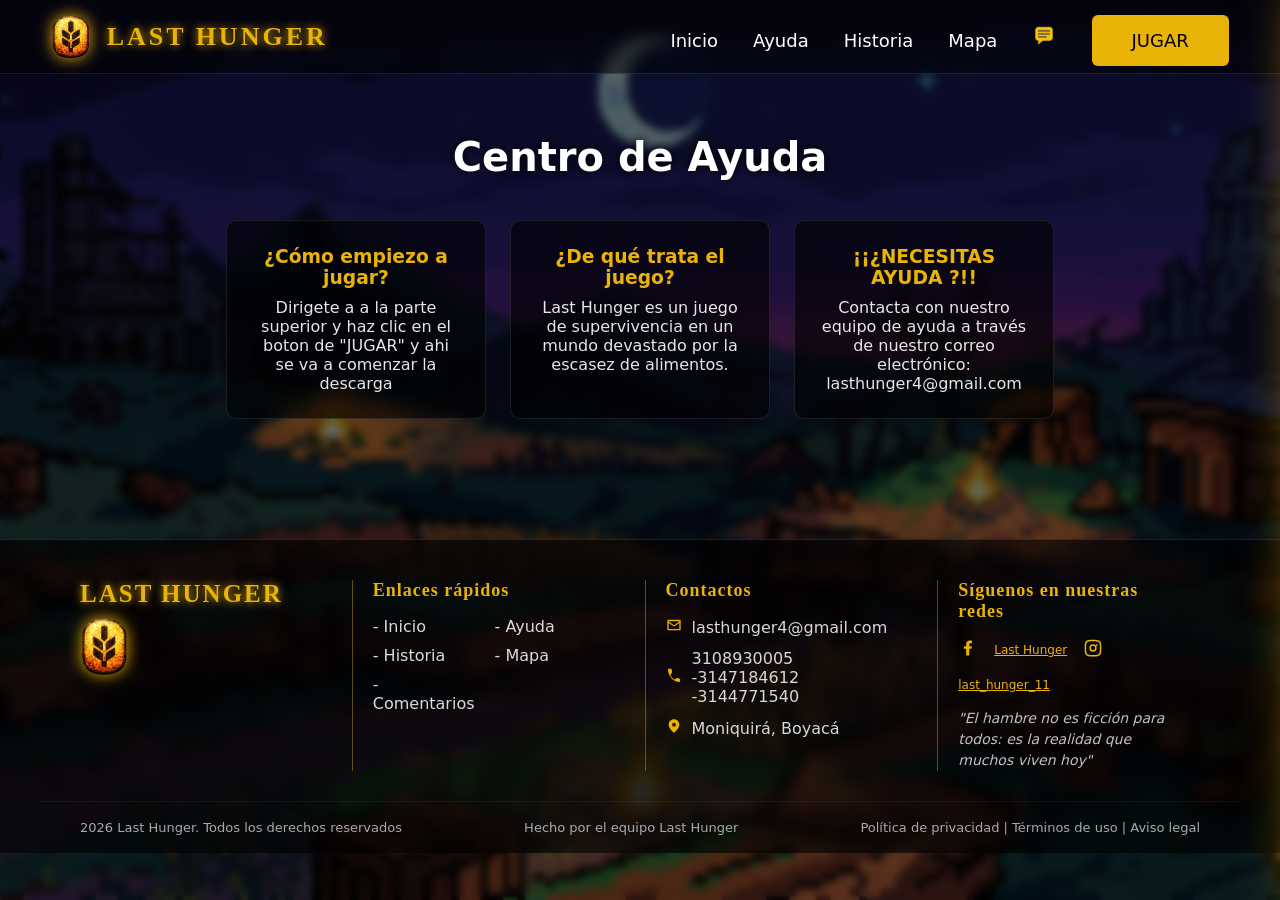
<file: Ayuda/Ayuda.html>
<!DOCTYPE html>
<html lang="es">

<head>
<meta charset="UTF-8">
<meta name="viewport" content="width=device-width, initial-scale=1, viewport-fit=cover">
<meta name="theme-color" content="#050302">
<title>Ayuda - Last Hunger</title>

<link rel="icon" href="../Imagenes/Logo.png" type="image/png">
<link rel="apple-touch-icon" href="../Imagenes/Logo.png">

<link rel="preconnect" href="https://fonts.googleapis.com">
<link rel="preconnect" href="https://fonts.gstatic.com" crossorigin>
<link rel="stylesheet" href="https://fonts.googleapis.com/css2?family=Orbitron:wght@400..900&amp;display=swap">

<link rel="stylesheet" href="Ayuda.css">
<link rel="stylesheet" href="../Css/transitions.css">
<link rel="stylesheet" href="../Css/responsive.css">
</head>

<body>

<div class="overlay"></div>

<header>

<img src="../Imagenes/Logo.png" class="logo-img" alt="">
<h1 class="logo">LAST HUNGER</h1>

<nav>
<a href="../index.html">Inicio</a>
<a href="Ayuda.html">Ayuda</a>
<a href="../Historia/Historia.html">Historia</a>
<a href="../Mapa/Mapa.html">Mapa</a>
<a href="../Comentarios/Comentarios.html"><img src="../Imagenes/comentario%20(2).png" alt="comentarios" height="24" width="24" ></a>
<a href="../Juego/Bitacora%20de%20Validacion%20erick.docx" class="login-btn">JUGAR</a>
</nav>

</header>


<section class="help-container">

<h2>Centro de Ayuda</h2>

<div class="faq">

<div class="card">
<h3>¿Cómo empiezo a jugar?</h3>
<p>
Dirigete a a la parte superior y haz clic en el boton de "JUGAR" y ahi se va a comenzar la descarga
</p>
</div>


<div class="card">
<h3>¿De qué trata el juego?</h3>
<p>
Last Hunger es un juego de supervivencia en un mundo devastado por la escasez de alimentos.
</p>
</div>

<div class="card">
<h3>¡¡¿NECESITAS AYUDA ?!!</h3>
<p>
Contacta con nuestro equipo de ayuda a través de nuestro correo electrónico: lasthunger4@gmail.com
</p>
</div>

</div>

</section>

<footer class="site-footer">

<div class="footer-top">

<div class="footer-col footer-brand">
<h3>LAST HUNGER</h3>
<img src="../Imagenes/Logo.png" class="footer-logo" alt="">

</div>

<div class="footer-col">
<h4>Enlaces rápidos</h4>
<div class="footer-grid">
<a href="../index.html">- Inicio</a>
<a href="../Ayuda/Ayuda.html">- Ayuda</a>
<a href="../Historia/Historia.html">- Historia</a>
<a href="../Mapa/Mapa.html">- Mapa</a>
<a href="../Comentarios/Comentarios.html">- Comentarios</a>
</div>
</div>

<div class="footer-col">
<h4>Contactos</h4>

<div class="footer-line">
<span class="footer-icon">
<svg viewBox="0 0 24 24" width="16" height="16" fill="currentColor"><path d="M2 5.5C2 4.7 2.7 4 3.5 4h17c.8 0 1.5.7 1.5 1.5v13c0 .8-.7 1.5-1.5 1.5h-17c-.8 0-1.5-.7-1.5-1.5v-13zM4 6.4v.4l8 5.5 8-5.5v-.4H4zm16 2.5-7.4 5.1a1 1 0 0 1-1.2 0L4 8.9V18h16V8.9z"/></svg>
</span>
<p>lasthunger4@gmail.com</p>
</div>

<div class="footer-line">
<span class="footer-icon">
<svg viewBox="0 0 24 24" width="16" height="16" fill="currentColor"><path d="M6.6 10.8c1.4 2.8 3.8 5.1 6.6 6.6l2.2-2.2c.3-.3.7-.4 1-.2 1.1.4 2.3.6 3.6.6.6 0 1 .4 1 1V20c0 .6-.4 1-1 1C11.6 21 3 12.4 3 2c0-.6.4-1 1-1h3.5c.6 0 1 .4 1 1 0 1.3.2 2.5.6 3.6.1.4 0 .8-.2 1L6.6 10.8z"/></svg>
</span>
<p>3108930005 -3147184612 -3144771540</p>
</div>

<div class="footer-line">
<span class="footer-icon">
<svg viewBox="0 0 24 24" width="16" height="16" fill="currentColor"><path d="M12 2C7.6 2 4 5.6 4 10c0 5.2 6.6 11 7.4 11.7.4.3.9.3 1.3 0C13.4 21 20 15.2 20 10c0-4.4-3.6-8-8-8zm0 10.8c-1.6 0-2.8-1.3-2.8-2.8S10.4 7.2 12 7.2s2.8 1.3 2.8 2.8-1.2 2.8-2.8 2.8z"/></svg>
</span>
<p>Moniquirá, Boyacá</p>
</div>

</div>

<div class="footer-col footer-social">
<h4>Síguenos en nuestras redes</h4>

<div class="footer-icons">
<a href="#" aria-label="Facebook">
<svg viewBox="0 0 24 24" width="20" height="20" fill="currentColor"><path d="M13.5 21v-8h2.7l.4-3.2h-3.1V7.8c0-.9.3-1.6 1.6-1.6h1.7V3.3C16.5 3.2 15.4 3 14.2 3c-2.6 0-4.4 1.6-4.4 4.5v2.3H7v3.2h2.8v8h3.7z"/></svg>
</a>
<div class="red">
    <a href="https://www.facebook.com/share/1dorVq94ty/" target="_blank" rel="noopener noreferrer">Last Hunger</a>
</div>
<a href="#" aria-label="Instagram">
<svg viewBox="0 0 24 24" width="20" height="20" fill="currentColor"><path d="M12 2.2c2.7 0 3 0 4.1.1 1.1.1 1.9.2 2.5.5.7.3 1.2.6 1.7 1.1.5.5.9 1 1.1 1.7.2.6.4 1.4.5 2.5.1 1.1.1 1.4.1 4.1s0 3-.1 4.1c-.1 1.1-.2 1.9-.5 2.5-.3.7-.6 1.2-1.1 1.7-.5.5-1 .9-1.7 1.1-.6.2-1.4.4-2.5.5-1.1.1-1.4.1-4.1.1s-3 0-4.1-.1c-1.1-.1-1.9-.2-2.5-.5-.7-.3-1.2-.6-1.7-1.1-.5-.5-.9-1-1.1-1.7-.2-.6-.4-1.4-.5-2.5C2 15 2 14.7 2 12s0-3 .1-4.1c.1-1.1.2-1.9.5-2.5.3-.7.6-1.2 1.1-1.7.5-.5 1-.9 1.7-1.1.6-.2 1.4-.4 2.5-.5C9 2.2 9.3 2.2 12 2.2zm0 1.8c-2.6 0-2.9 0-4 .1-1 0-1.5.2-1.9.4-.5.2-.8.4-1.1.7-.3.3-.6.7-.7 1.1-.1.4-.3.9-.4 1.9-.1 1.1-.1 1.4-.1 4s0 2.9.1 4c0 1 .2 1.5.4 1.9.2.5.4.8.7 1.1.3.3.7.6 1.1.7.4.1.9.3 1.9.4 1.1.1 1.4.1 4 .1s2.9 0 4-.1c1 0 1.5-.2 1.9-.4.5-.2.8-.4 1.1-.7.3-.3.6-.7.7-1.1.1-.4.3-.9.4-1.9.1-1.1.1-1.4.1-4s0-2.9-.1-4c0-1-.2-1.5-.4-1.9-.2-.5-.4-.8-.7-1.1-.3-.3-.7-.6-1.1-.7-.4-.1-.9-.3-1.9-.4-1.1-.1-1.4-.1-4-.1zm0 3.6a4.4 4.4 0 1 1 0 8.8 4.4 4.4 0 0 1 0-8.8zm0 1.8a2.6 2.6 0 1 0 0 5.2 2.6 2.6 0 0 0 0-5.2zm4.6-2a1 1 0 1 1 0 2.1 1 1 0 0 1 0-2.1z"/></svg>
</a>
<div class="red">
    <a href="https://www.instagram.com/last_hunger_11?stkn=MXU0ZGV2aWZrYnhyMg==" target="_blank" rel="noopener noreferrer">last_hunger_11</a>
</div>
</div>

<p class="footer-quote">
"El hambre no es ficción para todos: es la realidad que muchos viven hoy"
</p>

</div>

</div>

<div class="footer-bottom">
<p>2026 Last Hunger. Todos los derechos reservados</p>
<p>Hecho por el equipo Last Hunger</p>
<p>Política de privacidad | Términos de uso | Aviso legal</p>
</div>

</footer>

<script src="../Js/responsive.js"></script>
<script src="../Js/transitions.js"></script>

</body>

</html>
</file>
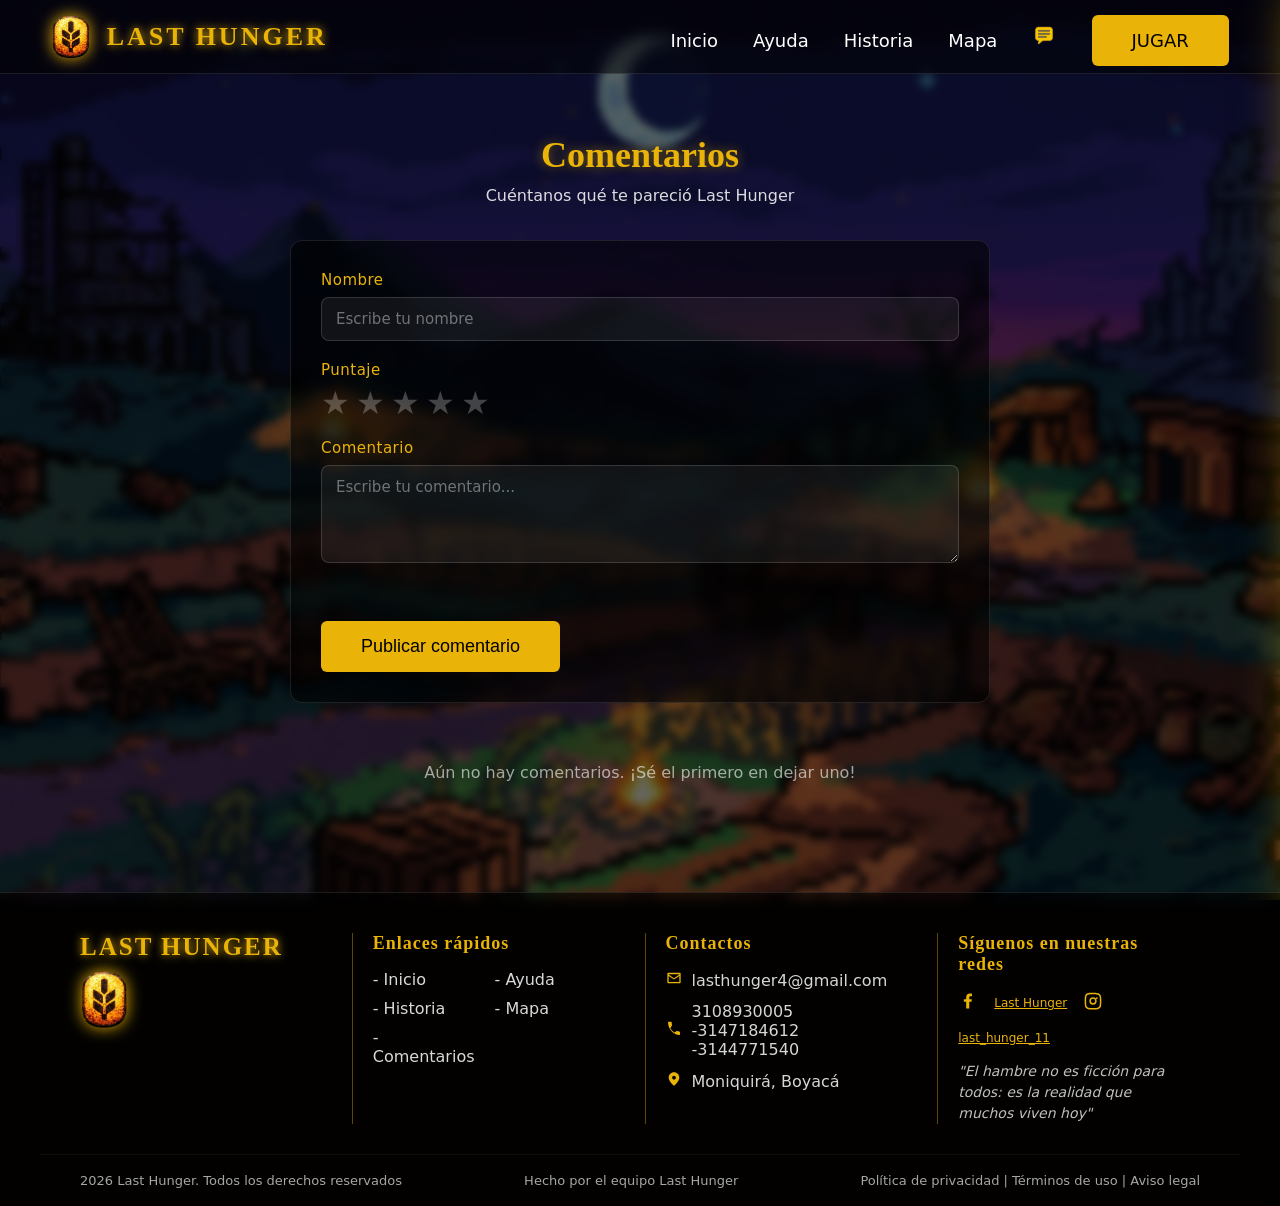
<file: Comentarios/Comentarios.html>
<!DOCTYPE html>
<html lang="es">

<head>
<meta charset="UTF-8">
<meta name="viewport" content="width=device-width, initial-scale=1, viewport-fit=cover">
<meta name="theme-color" content="#050302">
<title>Comentarios - Last Hunger</title>

<link rel="icon" href="../Imagenes/Logo.png" type="image/png">
<link rel="apple-touch-icon" href="../Imagenes/Logo.png">

<link rel="preconnect" href="https://fonts.googleapis.com">
<link rel="preconnect" href="https://fonts.gstatic.com" crossorigin>
<link rel="stylesheet" href="https://fonts.googleapis.com/css2?family=Orbitron:wght@400..900&amp;display=swap">

<link rel="stylesheet" href="Comentarios.css">
<link rel="stylesheet" href="../Css/transitions.css">
<link rel="stylesheet" href="../Css/responsive.css">
</head>

<body>

<div class="overlay"></div>

<header>

<img src="../Imagenes/Logo.png" class="logo-img" alt="">
<h1 class="logo">LAST HUNGER</h1>

<nav>
<a href="../index.html">Inicio</a>
<a href="../Ayuda/Ayuda.html">Ayuda</a>
<a href="../Historia/Historia.html">Historia</a>
<a href="../Mapa/Mapa.html">Mapa</a>
<a href="Comentarios.html"><img src="../Imagenes/comentario%20(2).png" alt="comentarios" height="24" width="24" ></a>
<a href="../Juego/Bitacora%20de%20Validacion%20erick.docx" class="login-btn">JUGAR</a>
</nav>

</header>


<section class="comments-container">

<h2>Comentarios</h2>
<p class="comments-subtitle">Cuéntanos qué te pareció Last Hunger</p>

<form id="comment-form" class="comment-box" novalidate>

<div class="field">
<label for="comment-name">Nombre</label>
<input type="text" id="comment-name" name="comment-name" placeholder="Escribe tu nombre" required maxlength="40">
</div>

<div class="field">
<label>Puntaje</label>
<div class="stars" id="star-rating" role="radiogroup" aria-label="Puntaje en estrellas">
<button type="button" class="star" data-value="1" role="radio" aria-checked="false" aria-label="1 estrella">★</button>
<button type="button" class="star" data-value="2" role="radio" aria-checked="false" aria-label="2 estrellas">★</button>
<button type="button" class="star" data-value="3" role="radio" aria-checked="false" aria-label="3 estrellas">★</button>
<button type="button" class="star" data-value="4" role="radio" aria-checked="false" aria-label="4 estrellas">★</button>
<button type="button" class="star" data-value="5" role="radio" aria-checked="false" aria-label="5 estrellas">★</button>
</div>
<input type="hidden" id="comment-rating" name="comment-rating" required>
</div>

<div class="field">
<label for="comment-text">Comentario</label>
<textarea id="comment-text" name="comment-text" rows="4" placeholder="Escribe tu comentario..." required maxlength="500"></textarea>
</div>

<p class="form-error" id="form-error"></p>

<button type="submit" class="login-btn submit-btn">Publicar comentario</button>

</form>

<div class="comments-list" id="comments-list">
<!-- Los comentarios se insertan aquí dinámicamente -->
</div>

<p class="no-comments" id="no-comments">Aún no hay comentarios. ¡Sé el primero en dejar uno!</p>

</section>

<footer class="site-footer">

<div class="footer-top">

<div class="footer-col footer-brand">
<h3>LAST HUNGER</h3>
<img src="../Imagenes/Logo.png" class="footer-logo" alt="">

</div>

<div class="footer-col">
<h4>Enlaces rápidos</h4>
<div class="footer-grid">
<a href="../index.html">- Inicio</a>
<a href="../Ayuda/Ayuda.html">- Ayuda</a>
<a href="../Historia/Historia.html">- Historia</a>
<a href="../Mapa/Mapa.html">- Mapa</a>
<a href="Comentarios.html">- Comentarios</a>
</div>
</div>

<div class="footer-col">
<h4>Contactos</h4>

<div class="footer-line">
<span class="footer-icon">
<svg viewBox="0 0 24 24" width="16" height="16" fill="currentColor"><path d="M2 5.5C2 4.7 2.7 4 3.5 4h17c.8 0 1.5.7 1.5 1.5v13c0 .8-.7 1.5-1.5 1.5h-17c-.8 0-1.5-.7-1.5-1.5v-13zM4 6.4v.4l8 5.5 8-5.5v-.4H4zm16 2.5-7.4 5.1a1 1 0 0 1-1.2 0L4 8.9V18h16V8.9z"/></svg>
</span>
<p>lasthunger4@gmail.com</p>
</div>

<div class="footer-line">
<span class="footer-icon">
<svg viewBox="0 0 24 24" width="16" height="16" fill="currentColor"><path d="M6.6 10.8c1.4 2.8 3.8 5.1 6.6 6.6l2.2-2.2c.3-.3.7-.4 1-.2 1.1.4 2.3.6 3.6.6.6 0 1 .4 1 1V20c0 .6-.4 1-1 1C11.6 21 3 12.4 3 2c0-.6.4-1 1-1h3.5c.6 0 1 .4 1 1 0 1.3.2 2.5.6 3.6.1.4 0 .8-.2 1L6.6 10.8z"/></svg>
</span>
<p>3108930005 -3147184612 -3144771540</p>
</div>

<div class="footer-line">
<span class="footer-icon">
<svg viewBox="0 0 24 24" width="16" height="16" fill="currentColor"><path d="M12 2C7.6 2 4 5.6 4 10c0 5.2 6.6 11 7.4 11.7.4.3.9.3 1.3 0C13.4 21 20 15.2 20 10c0-4.4-3.6-8-8-8zm0 10.8c-1.6 0-2.8-1.3-2.8-2.8S10.4 7.2 12 7.2s2.8 1.3 2.8 2.8-1.2 2.8-2.8 2.8z"/></svg>
</span>
<p>Moniquirá, Boyacá</p>
</div>

</div>

<div class="footer-col footer-social">
<h4>Síguenos en nuestras redes</h4>

<div class="footer-icons">
<a href="#" aria-label="Facebook">
<svg viewBox="0 0 24 24" width="20" height="20" fill="currentColor"><path d="M13.5 21v-8h2.7l.4-3.2h-3.1V7.8c0-.9.3-1.6 1.6-1.6h1.7V3.3C16.5 3.2 15.4 3 14.2 3c-2.6 0-4.4 1.6-4.4 4.5v2.3H7v3.2h2.8v8h3.7z"/></svg>
</a>
<div class="red">
    <a href="https://www.facebook.com/share/1dorVq94ty/" target="_blank" rel="noopener noreferrer">Last Hunger</a>
</div>
<a href="#" aria-label="Instagram">
<svg viewBox="0 0 24 24" width="20" height="20" fill="currentColor"><path d="M12 2.2c2.7 0 3 0 4.1.1 1.1.1 1.9.2 2.5.5.7.3 1.2.6 1.7 1.1.5.5.9 1 1.1 1.7.2.6.4 1.4.5 2.5.1 1.1.1 1.4.1 4.1s0 3-.1 4.1c-.1 1.1-.2 1.9-.5 2.5-.3.7-.6 1.2-1.1 1.7-.5.5-1 .9-1.7 1.1-.6.2-1.4.4-2.5.5-1.1.1-1.4.1-4.1.1s-3 0-4.1-.1c-1.1-.1-1.9-.2-2.5-.5-.7-.3-1.2-.6-1.7-1.1-.5-.5-.9-1-1.1-1.7-.2-.6-.4-1.4-.5-2.5C2 15 2 14.7 2 12s0-3 .1-4.1c.1-1.1.2-1.9.5-2.5.3-.7.6-1.2 1.1-1.7.5-.5 1-.9 1.7-1.1.6-.2 1.4-.4 2.5-.5C9 2.2 9.3 2.2 12 2.2zm0 1.8c-2.6 0-2.9 0-4 .1-1 0-1.5.2-1.9.4-.5.2-.8.4-1.1.7-.3.3-.6.7-.7 1.1-.1.4-.3.9-.4 1.9-.1 1.1-.1 1.4-.1 4s0 2.9.1 4c0 1 .2 1.5.4 1.9.2.5.4.8.7 1.1.3.3.7.6 1.1.7.4.1.9.3 1.9.4 1.1.1 1.4.1 4 .1s2.9 0 4-.1c1 0 1.5-.2 1.9-.4.5-.2.8-.4 1.1-.7.3-.3.6-.7.7-1.1.1-.4.3-.9.4-1.9.1-1.1.1-1.4.1-4s0-2.9-.1-4c0-1-.2-1.5-.4-1.9-.2-.5-.4-.8-.7-1.1-.3-.3-.7-.6-1.1-.7-.4-.1-.9-.3-1.9-.4-1.1-.1-1.4-.1-4-.1zm0 3.6a4.4 4.4 0 1 1 0 8.8 4.4 4.4 0 0 1 0-8.8zm0 1.8a2.6 2.6 0 1 0 0 5.2 2.6 2.6 0 0 0 0-5.2zm4.6-2a1 1 0 1 1 0 2.1 1 1 0 0 1 0-2.1z"/></svg>
</a>
<div class="red">
    <a href="https://www.instagram.com/last_hunger_11?stkn=MXU0ZGV2aWZrYnhyMg==" target="_blank" rel="noopener noreferrer">last_hunger_11</a>
</div>
</div>

<p class="footer-quote">
"El hambre no es ficción para todos: es la realidad que muchos viven hoy"
</p>

</div>

</div>

<div class="footer-bottom">
<p>2026 Last Hunger. Todos los derechos reservados</p>
<p>Hecho por el equipo Last Hunger</p>
<p>Política de privacidad | Términos de uso | Aviso legal</p>
</div>

</footer>


<script src="../Js/responsive.js"></script>
<script src="../Js/transitions.js"></script>
<script src="Comentarios.js"></script>

</body>

</html>
</file>
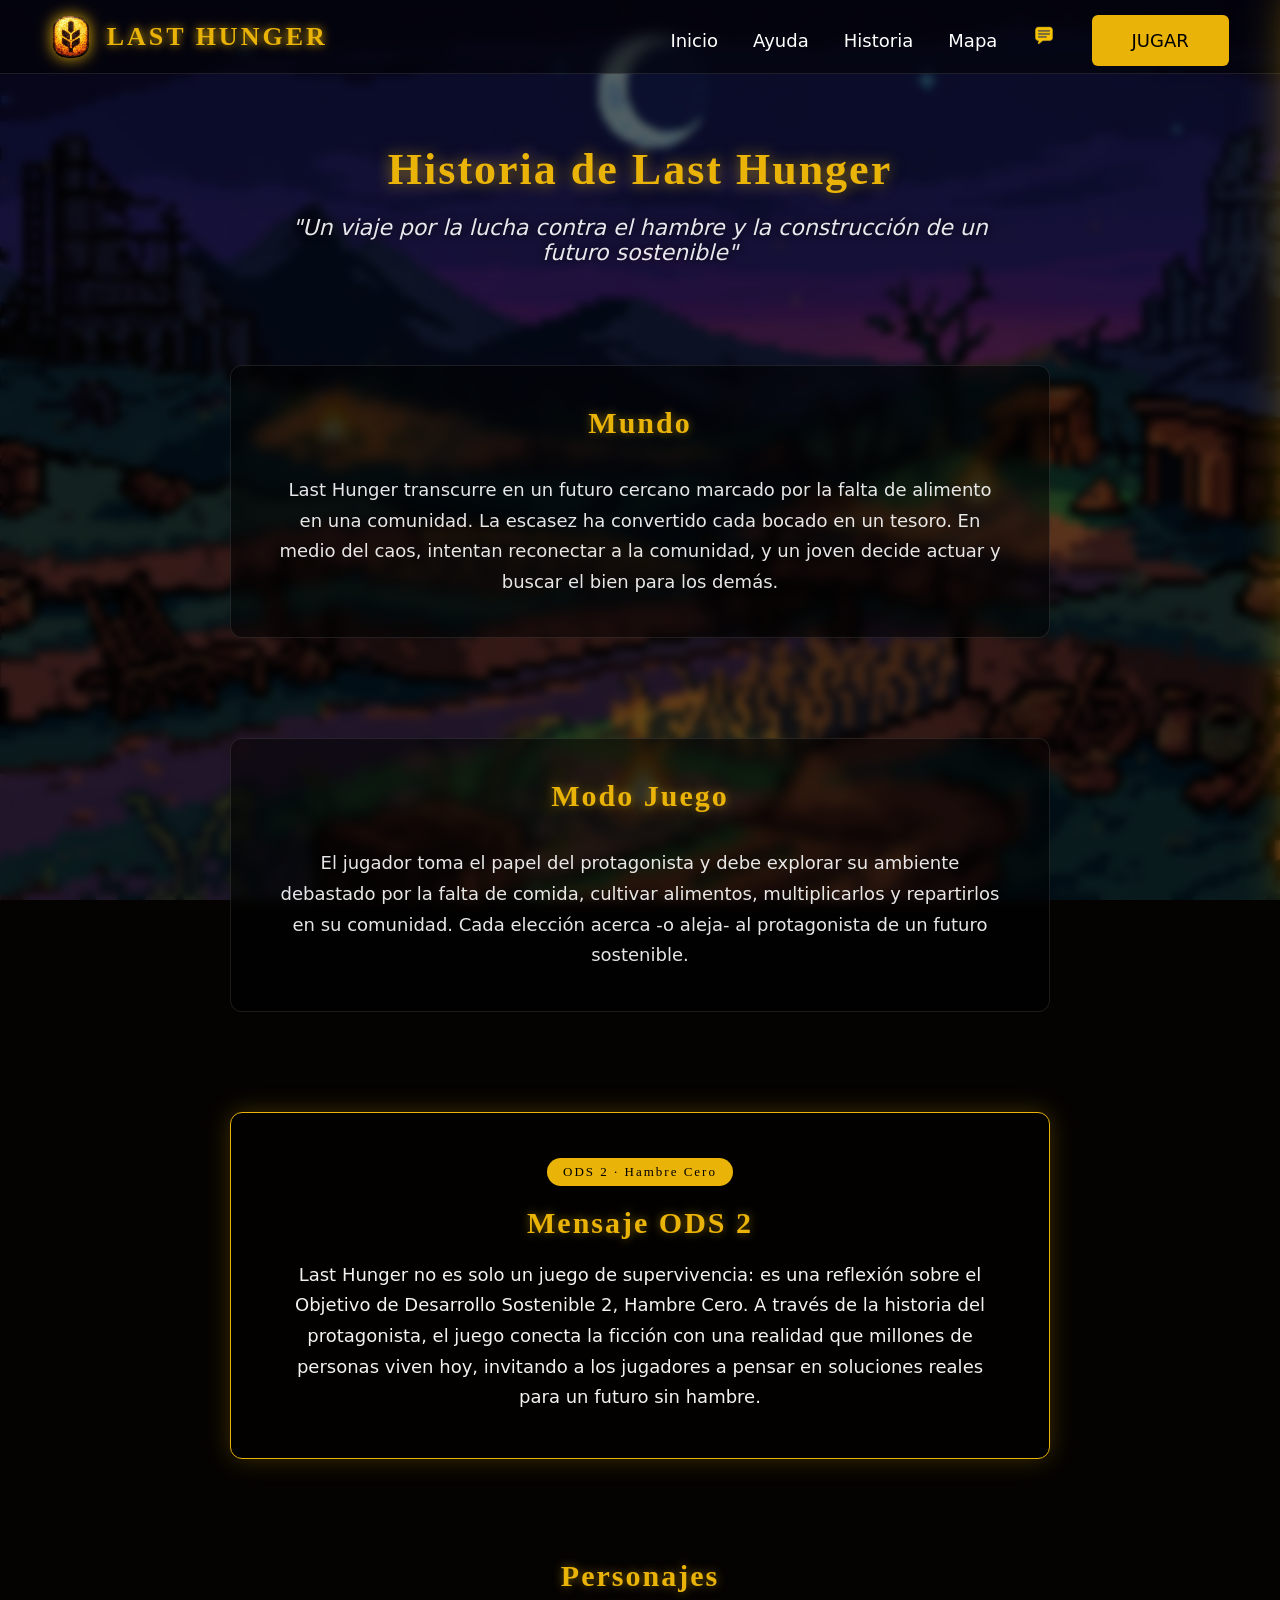
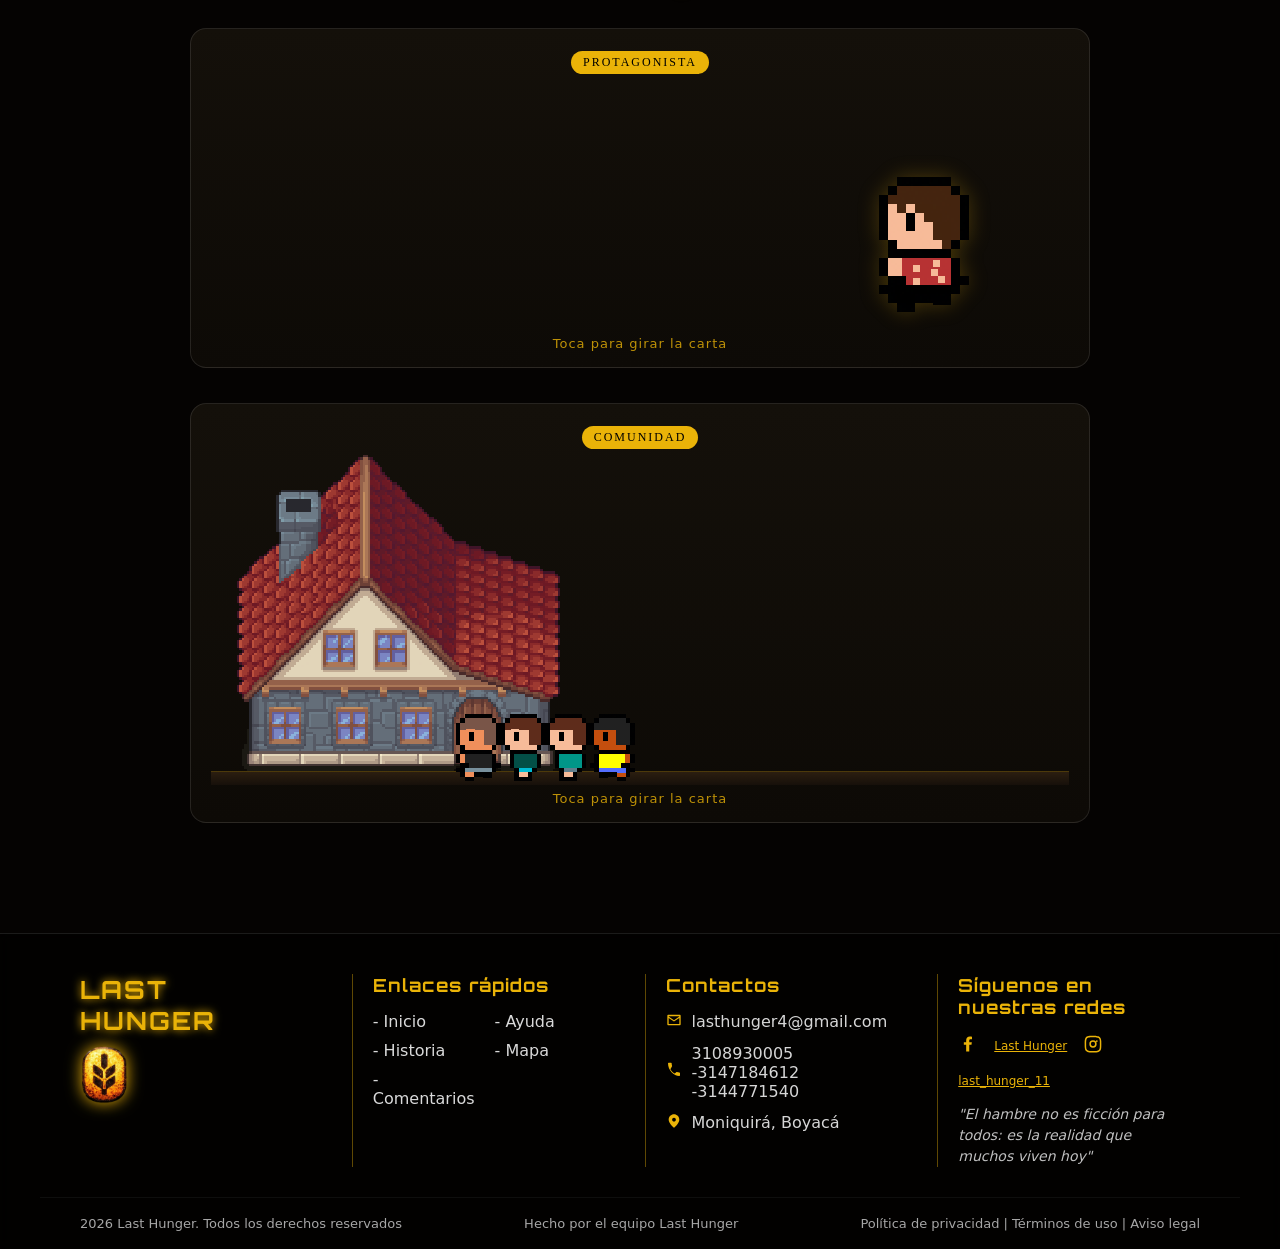
<file: Historia/Historia.html>
<!DOCTYPE html>
<html lang="es">

<head>
<meta charset="UTF-8">
<meta name="viewport" content="width=device-width, initial-scale=1, viewport-fit=cover">
<meta name="theme-color" content="#050302">
<title>Historia - Last Hunger</title>

<link rel="icon" href="../Imagenes/Logo.png" type="image/png">
<link rel="apple-touch-icon" href="../Imagenes/Logo.png">

<link rel="preconnect" href="https://fonts.googleapis.com">
<link rel="preconnect" href="https://fonts.gstatic.com" crossorigin>
<link rel="stylesheet" href="https://fonts.googleapis.com/css2?family=Orbitron:wght@400..900&amp;display=swap">

<link rel="stylesheet" href="Historia.css">
<link rel="stylesheet" href="../Css/transitions.css">
<link rel="stylesheet" href="../Css/responsive.css">
</head>

<body>

<div class="overlay"></div>

<header>

<img src="../Imagenes/Logo.png" class="logo-img" alt="">
<h1 class="logo">LAST HUNGER</h1>

<nav>
<a href="../index.html">Inicio</a>
<a href="../Ayuda/Ayuda.html">Ayuda</a>
<a href="Historia.html">Historia</a>
<a href="../Mapa/Mapa.html">Mapa</a>
<a href="../Comentarios/Comentarios.html"><img src="../Imagenes/comentario%20(2).png" alt="comentarios" height="24" width="24" ></a>
<a href="../Juego/Bitacora%20de%20Validacion%20erick.docx" class="login-btn">JUGAR</a>
</nav>

</header>


<section class="story-hero">

<h2>Historia de Last Hunger</h2>

<p class="tagline">
"Un viaje por la lucha contra el hambre y la construcción de un futuro sostenible"
</p>

</section>

<section class="story-section mundo">

<div class="content-card">
<h3 class="section-title">Mundo</h3>
<p>
Last Hunger transcurre en un futuro cercano marcado por
la falta de alimento en una comunidad. La escasez ha
convertido cada bocado en un tesoro. En medio del caos,
intentan reconectar a la comunidad, y un joven decide actuar y buscar el bien para 
los demás.

</p>
</div>

</section>

<section class="story-section modo-juego">

<div class="content-card">
<h3 class="section-title">Modo Juego</h3>
<p>
El jugador toma el papel del protagonista y debe explorar su ambiente 
debastado por la falta  de comida, cultivar alimentos, multiplicarlos y 
repartirlos en su comunidad. Cada elección acerca -o aleja- al protagonista de un
futuro sostenible.
</p>
</div>

</section>


<section class="story-section mensaje-ods">

<div class="ods-card">
<span class="ods-badge">ODS 2 &middot; Hambre Cero</span>
<h3 class="section-title">Mensaje ODS 2</h3>
<p>
Last Hunger no es solo un juego de supervivencia: es una reflexión
sobre el Objetivo de Desarrollo Sostenible 2, Hambre Cero. A través
de la historia del protagonista, el juego conecta la ficción con una
realidad que millones de personas viven hoy, invitando a los
jugadores a pensar en soluciones reales para un futuro sin hambre.
</p>
</div>

</section>


<section class="story-section personajes">

<h3 class="section-title">Personajes</h3>

<div class="characters-grid">

<div class="char-flip" id="protagonista-flip" tabindex="0" role="button" aria-label="Carta del protagonista: toca para girarla" aria-pressed="false">

<div class="char-flip-inner">

<div class="char-face char-front">

<span class="char-role">Protagonista</span>

<div class="walk-stage" id="walk-stage">
<img src="../Imagenes/Protagonista/caminar-1.png" alt="Protagonista de Last Hunger caminando" class="walker" id="walker">
<div class="walker-shadow"></div>

<div class="huerto" id="huerto" aria-hidden="true">
<img src="../Imagenes/Protagonista/Tierra_Terreno.png" alt="" class="huerto-tierra">
<img src="../Imagenes/Protagonista/cultivo-brote.png" alt="" class="cultivo cultivo-brote">
<img src="../Imagenes/Protagonista/cultivo-maduro.png" alt="" class="cultivo cultivo-maduro">
</div>
</div>

<span class="flip-hint">Toca para girar la carta</span>

</div>

<div class="char-face char-back">

<div class="char-card char-card-back">

<div class="char-info">
<span class="char-role">Protagonista</span>
<h4>Un joven que decidió no mirar hacia otro lado</h4>
<p>
Oprimido por el poco acceso a alimento, decide
ayudar a su comunidad —tan afectada como él— cultivando alimento
y repartiéndolo entre quienes más la necesitan.
</p>
</div>

</div>

</div>

</div>

</div>

<div class="char-flip char-flip-com" id="comunidad-flip" tabindex="0" role="button" aria-label="Carta de la comunidad: toca para girarla" aria-pressed="false">

<div class="char-flip-inner">

<div class="char-face char-front">

<span class="char-role">Comunidad</span>

<div class="com-stage" id="com-stage">
<img src="../Imagenes/Centro%20comunitario.png" alt="Centro comunitario" class="com-building" id="com-building">
<div class="com-ground"></div>
</div>

<span class="flip-hint">Toca para girar la carta</span>

</div>

<div class="char-face char-back">

<div class="char-card char-card-back">

<div class="char-info">
<span class="char-role">Comunidad</span>
<h4>La comunidad que resiste unida</h4>
<p>
Aqui está la comunidad a la que tenemos que ayudar, son quienes más nos necesitan ya que dependen de nosotros para encontrar alimento
</p>
</div>

</div>

</div>

</div>

</div>


</div>

</section>


<footer class="site-footer">

<div class="footer-top">

<div class="footer-col footer-brand">
<h3>LAST HUNGER</h3>
<img src="../Imagenes/Logo.png" class="footer-logo" alt="">

</div>

<div class="footer-col">
<h4>Enlaces rápidos</h4>
<div class="footer-grid">
<a href="../index.html">- Inicio</a>
<a href="../Ayuda/Ayuda.html">- Ayuda</a>
<a href="../Historia/Historia.html">- Historia</a>
<a href="../Mapa/Mapa.html">- Mapa</a>
<a href="../Comentarios/Comentarios.html">- Comentarios</a>
</div>
</div>

<div class="footer-col">
<h4>Contactos</h4>

<div class="footer-line">
<span class="footer-icon">
<svg viewBox="0 0 24 24" width="16" height="16" fill="currentColor"><path d="M2 5.5C2 4.7 2.7 4 3.5 4h17c.8 0 1.5.7 1.5 1.5v13c0 .8-.7 1.5-1.5 1.5h-17c-.8 0-1.5-.7-1.5-1.5v-13zM4 6.4v.4l8 5.5 8-5.5v-.4H4zm16 2.5-7.4 5.1a1 1 0 0 1-1.2 0L4 8.9V18h16V8.9z"/></svg>
</span>
<p>lasthunger4@gmail.com</p>
</div>

<div class="footer-line">
<span class="footer-icon">
<svg viewBox="0 0 24 24" width="16" height="16" fill="currentColor"><path d="M6.6 10.8c1.4 2.8 3.8 5.1 6.6 6.6l2.2-2.2c.3-.3.7-.4 1-.2 1.1.4 2.3.6 3.6.6.6 0 1 .4 1 1V20c0 .6-.4 1-1 1C11.6 21 3 12.4 3 2c0-.6.4-1 1-1h3.5c.6 0 1 .4 1 1 0 1.3.2 2.5.6 3.6.1.4 0 .8-.2 1L6.6 10.8z"/></svg>
</span>
<p>3108930005 -3147184612 -3144771540</p>
</div>

<div class="footer-line">
<span class="footer-icon">
<svg viewBox="0 0 24 24" width="16" height="16" fill="currentColor"><path d="M12 2C7.6 2 4 5.6 4 10c0 5.2 6.6 11 7.4 11.7.4.3.9.3 1.3 0C13.4 21 20 15.2 20 10c0-4.4-3.6-8-8-8zm0 10.8c-1.6 0-2.8-1.3-2.8-2.8S10.4 7.2 12 7.2s2.8 1.3 2.8 2.8-1.2 2.8-2.8 2.8z"/></svg>
</span>
<p>Moniquirá, Boyacá</p>
</div>

</div>

<div class="footer-col footer-social">
<h4>Síguenos en nuestras redes</h4>

<div class="footer-icons">
<a href="#" aria-label="Facebook">
<svg viewBox="0 0 24 24" width="20" height="20" fill="currentColor"><path d="M13.5 21v-8h2.7l.4-3.2h-3.1V7.8c0-.9.3-1.6 1.6-1.6h1.7V3.3C16.5 3.2 15.4 3 14.2 3c-2.6 0-4.4 1.6-4.4 4.5v2.3H7v3.2h2.8v8h3.7z"/></svg>
</a>
<div class="red">
    <a href="https://www.facebook.com/share/1dorVq94ty/" target="_blank" rel="noopener noreferrer">Last Hunger</a>
</div>
<a href="#" aria-label="Instagram">
<svg viewBox="0 0 24 24" width="20" height="20" fill="currentColor"><path d="M12 2.2c2.7 0 3 0 4.1.1 1.1.1 1.9.2 2.5.5.7.3 1.2.6 1.7 1.1.5.5.9 1 1.1 1.7.2.6.4 1.4.5 2.5.1 1.1.1 1.4.1 4.1s0 3-.1 4.1c-.1 1.1-.2 1.9-.5 2.5-.3.7-.6 1.2-1.1 1.7-.5.5-1 .9-1.7 1.1-.6.2-1.4.4-2.5.5-1.1.1-1.4.1-4.1.1s-3 0-4.1-.1c-1.1-.1-1.9-.2-2.5-.5-.7-.3-1.2-.6-1.7-1.1-.5-.5-.9-1-1.1-1.7-.2-.6-.4-1.4-.5-2.5C2 15 2 14.7 2 12s0-3 .1-4.1c.1-1.1.2-1.9.5-2.5.3-.7.6-1.2 1.1-1.7.5-.5 1-.9 1.7-1.1.6-.2 1.4-.4 2.5-.5C9 2.2 9.3 2.2 12 2.2zm0 1.8c-2.6 0-2.9 0-4 .1-1 0-1.5.2-1.9.4-.5.2-.8.4-1.1.7-.3.3-.6.7-.7 1.1-.1.4-.3.9-.4 1.9-.1 1.1-.1 1.4-.1 4s0 2.9.1 4c0 1 .2 1.5.4 1.9.2.5.4.8.7 1.1.3.3.7.6 1.1.7.4.1.9.3 1.9.4 1.1.1 1.4.1 4 .1s2.9 0 4-.1c1 0 1.5-.2 1.9-.4.5-.2.8-.4 1.1-.7.3-.3.6-.7.7-1.1.1-.4.3-.9.4-1.9.1-1.1.1-1.4.1-4s0-2.9-.1-4c0-1-.2-1.5-.4-1.9-.2-.5-.4-.8-.7-1.1-.3-.3-.7-.6-1.1-.7-.4-.1-.9-.3-1.9-.4-1.1-.1-1.4-.1-4-.1zm0 3.6a4.4 4.4 0 1 1 0 8.8 4.4 4.4 0 0 1 0-8.8zm0 1.8a2.6 2.6 0 1 0 0 5.2 2.6 2.6 0 0 0 0-5.2zm4.6-2a1 1 0 1 1 0 2.1 1 1 0 0 1 0-2.1z"/></svg>
</a>
<div class="red">
    <a href="https://www.instagram.com/last_hunger_11?stkn=MXU0ZGV2aWZrYnhyMg==" target="_blank" rel="noopener noreferrer">last_hunger_11</a>
</div>
</div>

<p class="footer-quote">
"El hambre no es ficción para todos: es la realidad que muchos viven hoy"
</p>

</div>

</div>

<div class="footer-bottom">
<p>2026 Last Hunger. Todos los derechos reservados</p>
<p>Hecho por el equipo Last Hunger</p>
<p>Política de privacidad | Términos de uso | Aviso legal</p>
</div>

</footer>

<script src="../Js/responsive.js"></script>
<script src="../Js/transitions.js"></script>
<script src="Protagonista.js"></script>
<script src="Comunidad.js"></script>

</body>

</html>
</file>
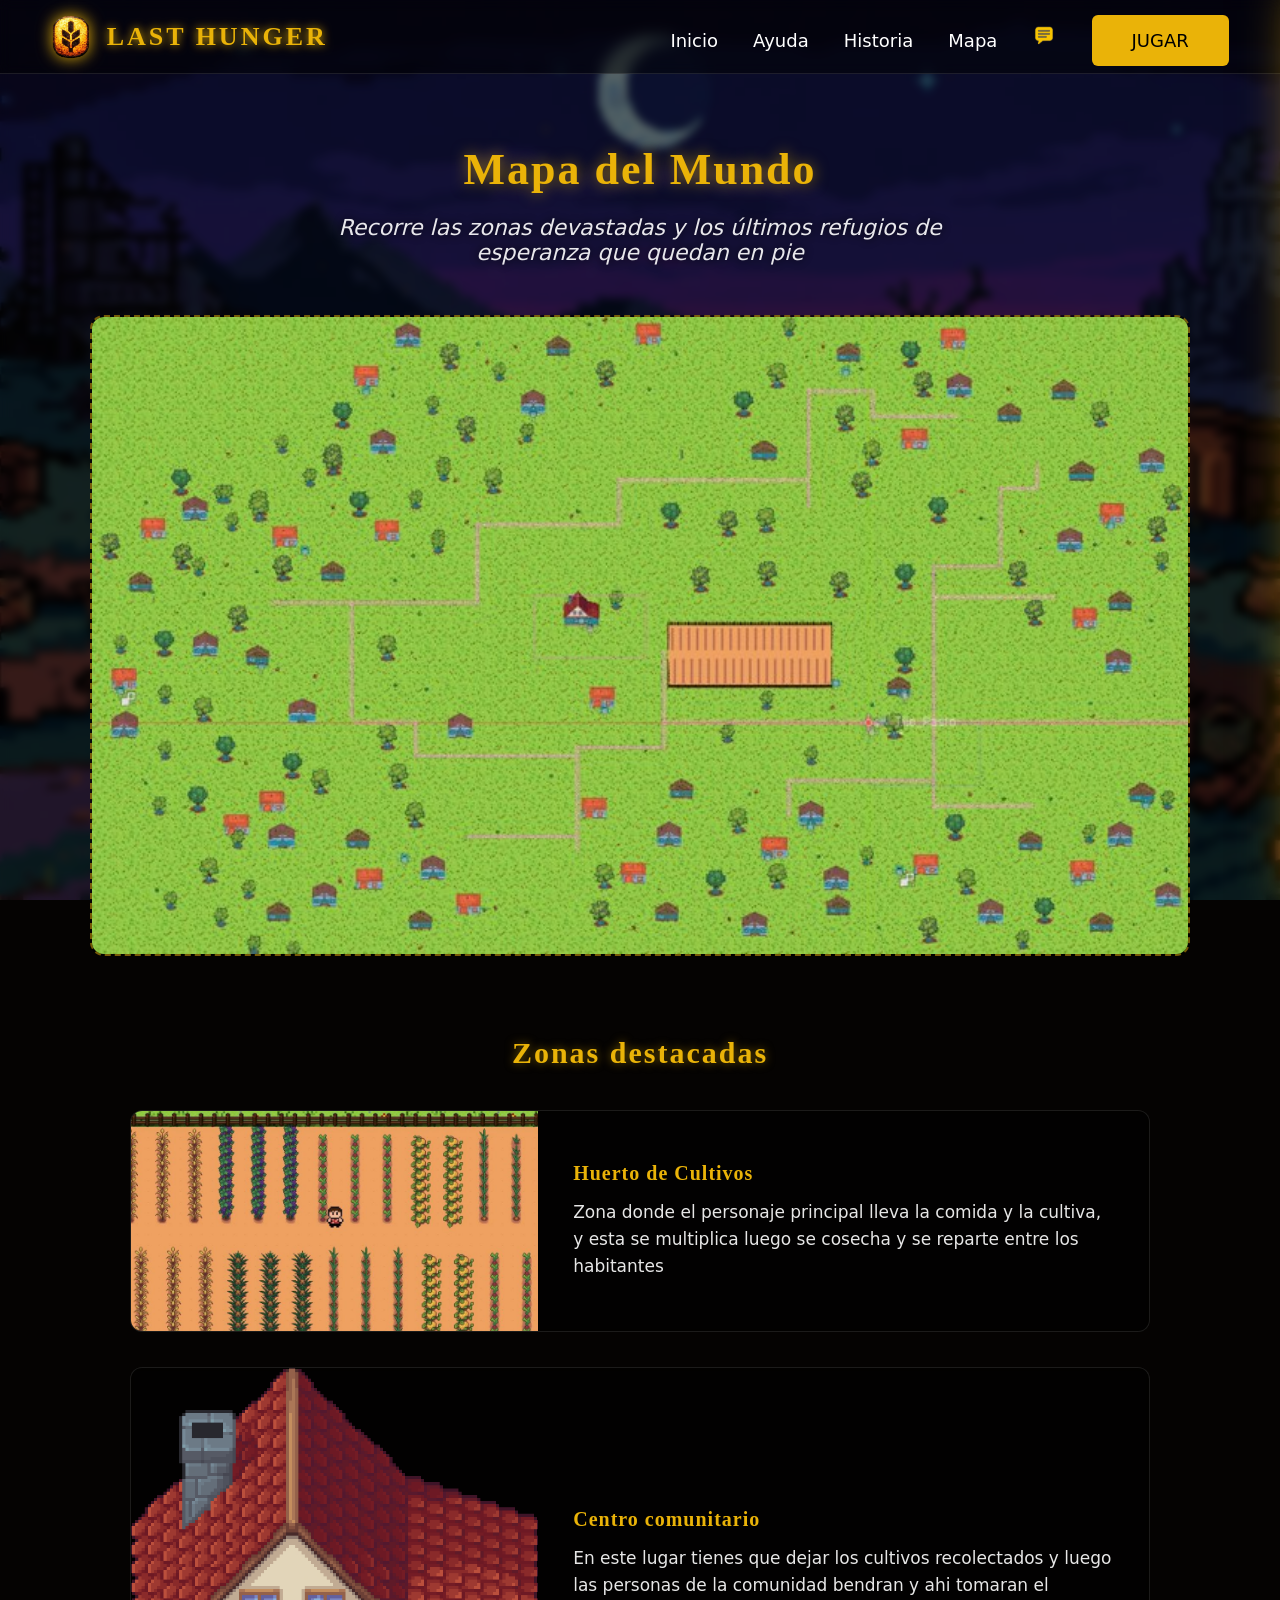
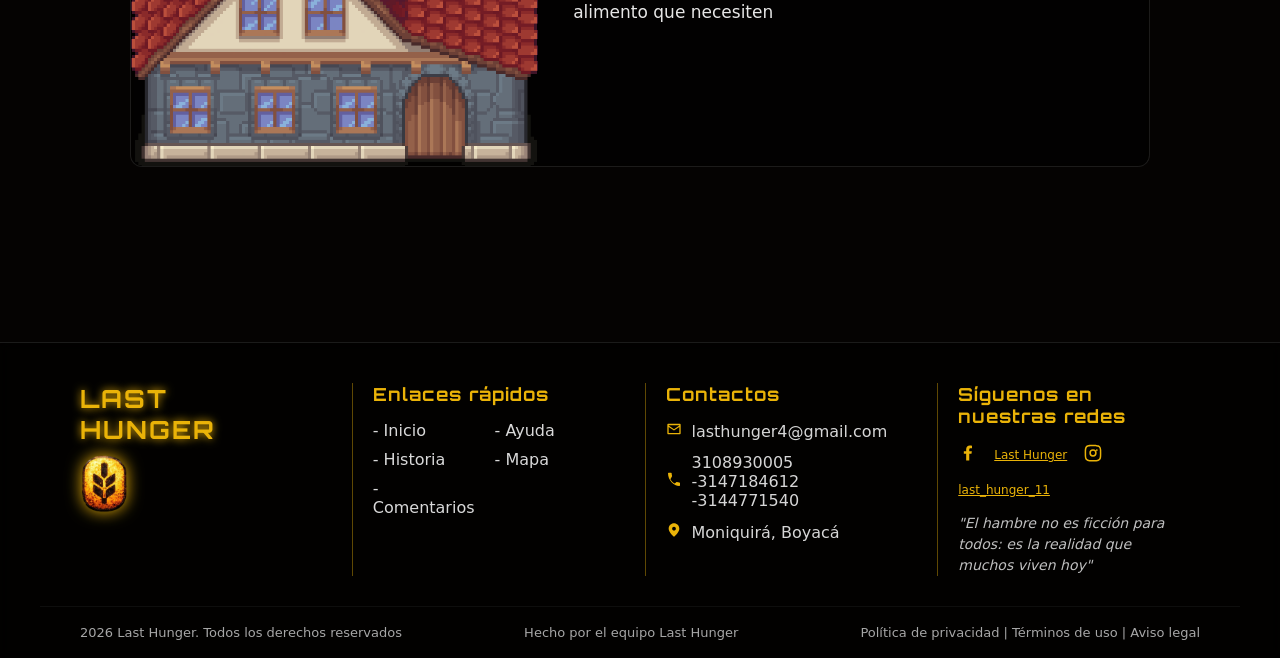
<file: Mapa/Mapa.html>
<!DOCTYPE html>
<html lang="es">

<head>
<meta charset="UTF-8">
<meta name="viewport" content="width=device-width, initial-scale=1, viewport-fit=cover">
<meta name="theme-color" content="#050302">
<title>Mapa - Last Hunger</title>

<link rel="icon" href="../Imagenes/Logo.png" type="image/png">
<link rel="apple-touch-icon" href="../Imagenes/Logo.png">

<link rel="preconnect" href="https://fonts.googleapis.com">
<link rel="preconnect" href="https://fonts.gstatic.com" crossorigin>
<link rel="stylesheet" href="https://fonts.googleapis.com/css2?family=Orbitron:wght@400..900&amp;display=swap">

<link rel="stylesheet" href="Mapa.css">
<link rel="stylesheet" href="../Css/transitions.css">
<link rel="stylesheet" href="../Css/responsive.css">
</head>

<body>

<div class="overlay"></div>

<header>

<img src="../Imagenes/Logo.png" class="logo-img" alt="">
<h1 class="logo">LAST HUNGER</h1>

<nav>
<a href="../index.html">Inicio</a>
<a href="../Ayuda/Ayuda.html">Ayuda</a>
<a href="../Historia/Historia.html">Historia</a>
<a href="Mapa.html">Mapa</a>
<a href="../Comentarios/Comentarios.html"><img src="../Imagenes/comentario%20(2).png" alt="comentarios" height="24" width="24" ></a>
<a href="../Juego/Bitacora%20de%20Validacion%20erick.docx" class="login-btn">JUGAR</a>
</nav>

</header>


<section class="map-hero">

<h2>Mapa del Mundo</h2>
<p class="tagline">
Recorre las zonas devastadas y los últimos refugios de esperanza que quedan en pie
</p>

</section>


<section class="map-section">

<div class="map-frame">
<img src="../Imagenes/Mapa.jpg" alt="mapita">
</div>

</section>


<section class="map-rows">

<h3 class="section-title">Zonas destacadas</h3>

<div class="map-row">

<div class="map-row-img">
<img src="../Imagenes/Huerto.jpg" loading="lazy" decoding="async" alt="Mercado de refugiados">
</div>

<div class="map-row-text">
<h4>Huerto de Cultivos</h4>
<p>
Zona donde el personaje principal lleva la comida y la cultiva, y esta se multiplica
luego se cosecha y se reparte entre los habitantes
</p>
</div>

</div>

<div class="map-row">

<div class="map-row-img">
<img src="../Imagenes/Centro%20comunitario.png" loading="lazy" decoding="async" alt="Zona de conflicto">
</div>

<div class="map-row-text">
<h4>Centro comunitario</h4>
<p>
    En este lugar tienes que dejar los cultivos recolectados y luego las
    personas de la comunidad bendran y ahi tomaran el alimento que necesiten
</p>
</div>

</div>

</section>

<footer class="site-footer">

<div class="footer-top">

<div class="footer-col footer-brand">
<h3>LAST HUNGER</h3>
<img src="../Imagenes/Logo.png" class="footer-logo" alt="">

</div>

<div class="footer-col">
<h4>Enlaces rápidos</h4>
<div class="footer-grid">
<a href="../index.html">- Inicio</a>
<a href="../Ayuda/Ayuda.html">- Ayuda</a>
<a href="../Historia/Historia.html">- Historia</a>
<a href="../Mapa/Mapa.html">- Mapa</a>
<a href="../Comentarios/Comentarios.html">- Comentarios</a>
</div>
</div>

<div class="footer-col">
<h4>Contactos</h4>

<div class="footer-line">
<span class="footer-icon">
<svg viewBox="0 0 24 24" width="16" height="16" fill="currentColor"><path d="M2 5.5C2 4.7 2.7 4 3.5 4h17c.8 0 1.5.7 1.5 1.5v13c0 .8-.7 1.5-1.5 1.5h-17c-.8 0-1.5-.7-1.5-1.5v-13zM4 6.4v.4l8 5.5 8-5.5v-.4H4zm16 2.5-7.4 5.1a1 1 0 0 1-1.2 0L4 8.9V18h16V8.9z"/></svg>
</span>
<p>lasthunger4@gmail.com</p>
</div>

<div class="footer-line">
<span class="footer-icon">
<svg viewBox="0 0 24 24" width="16" height="16" fill="currentColor"><path d="M6.6 10.8c1.4 2.8 3.8 5.1 6.6 6.6l2.2-2.2c.3-.3.7-.4 1-.2 1.1.4 2.3.6 3.6.6.6 0 1 .4 1 1V20c0 .6-.4 1-1 1C11.6 21 3 12.4 3 2c0-.6.4-1 1-1h3.5c.6 0 1 .4 1 1 0 1.3.2 2.5.6 3.6.1.4 0 .8-.2 1L6.6 10.8z"/></svg>
</span>
<p>3108930005 -3147184612 -3144771540</p>
</div>

<div class="footer-line">
<span class="footer-icon">
<svg viewBox="0 0 24 24" width="16" height="16" fill="currentColor"><path d="M12 2C7.6 2 4 5.6 4 10c0 5.2 6.6 11 7.4 11.7.4.3.9.3 1.3 0C13.4 21 20 15.2 20 10c0-4.4-3.6-8-8-8zm0 10.8c-1.6 0-2.8-1.3-2.8-2.8S10.4 7.2 12 7.2s2.8 1.3 2.8 2.8-1.2 2.8-2.8 2.8z"/></svg>
</span>
<p>Moniquirá, Boyacá</p>
</div>

</div>

<div class="footer-col footer-social">
<h4>Síguenos en nuestras redes</h4>

<div class="footer-icons">
<a href="#" aria-label="Facebook">
<svg viewBox="0 0 24 24" width="20" height="20" fill="currentColor"><path d="M13.5 21v-8h2.7l.4-3.2h-3.1V7.8c0-.9.3-1.6 1.6-1.6h1.7V3.3C16.5 3.2 15.4 3 14.2 3c-2.6 0-4.4 1.6-4.4 4.5v2.3H7v3.2h2.8v8h3.7z"/></svg>
</a>
<div class="red">
    <a href="https://www.facebook.com/share/1dorVq94ty/" target="_blank" rel="noopener noreferrer">Last Hunger</a>
</div>
<a href="#" aria-label="Instagram">
<svg viewBox="0 0 24 24" width="20" height="20" fill="currentColor"><path d="M12 2.2c2.7 0 3 0 4.1.1 1.1.1 1.9.2 2.5.5.7.3 1.2.6 1.7 1.1.5.5.9 1 1.1 1.7.2.6.4 1.4.5 2.5.1 1.1.1 1.4.1 4.1s0 3-.1 4.1c-.1 1.1-.2 1.9-.5 2.5-.3.7-.6 1.2-1.1 1.7-.5.5-1 .9-1.7 1.1-.6.2-1.4.4-2.5.5-1.1.1-1.4.1-4.1.1s-3 0-4.1-.1c-1.1-.1-1.9-.2-2.5-.5-.7-.3-1.2-.6-1.7-1.1-.5-.5-.9-1-1.1-1.7-.2-.6-.4-1.4-.5-2.5C2 15 2 14.7 2 12s0-3 .1-4.1c.1-1.1.2-1.9.5-2.5.3-.7.6-1.2 1.1-1.7.5-.5 1-.9 1.7-1.1.6-.2 1.4-.4 2.5-.5C9 2.2 9.3 2.2 12 2.2zm0 1.8c-2.6 0-2.9 0-4 .1-1 0-1.5.2-1.9.4-.5.2-.8.4-1.1.7-.3.3-.6.7-.7 1.1-.1.4-.3.9-.4 1.9-.1 1.1-.1 1.4-.1 4s0 2.9.1 4c0 1 .2 1.5.4 1.9.2.5.4.8.7 1.1.3.3.7.6 1.1.7.4.1.9.3 1.9.4 1.1.1 1.4.1 4 .1s2.9 0 4-.1c1 0 1.5-.2 1.9-.4.5-.2.8-.4 1.1-.7.3-.3.6-.7.7-1.1.1-.4.3-.9.4-1.9.1-1.1.1-1.4.1-4s0-2.9-.1-4c0-1-.2-1.5-.4-1.9-.2-.5-.4-.8-.7-1.1-.3-.3-.7-.6-1.1-.7-.4-.1-.9-.3-1.9-.4-1.1-.1-1.4-.1-4-.1zm0 3.6a4.4 4.4 0 1 1 0 8.8 4.4 4.4 0 0 1 0-8.8zm0 1.8a2.6 2.6 0 1 0 0 5.2 2.6 2.6 0 0 0 0-5.2zm4.6-2a1 1 0 1 1 0 2.1 1 1 0 0 1 0-2.1z"/></svg>
</a>
<div class="red">
    <a href="https://www.instagram.com/last_hunger_11?stkn=MXU0ZGV2aWZrYnhyMg==" target="_blank" rel="noopener noreferrer">last_hunger_11</a>
</div>
</div>

<p class="footer-quote">
"El hambre no es ficción para todos: es la realidad que muchos viven hoy"
</p>

</div>

</div>

<div class="footer-bottom">
<p>2026 Last Hunger. Todos los derechos reservados</p>
<p>Hecho por el equipo Last Hunger</p>
<p>Política de privacidad | Términos de uso | Aviso legal</p>
</div>

</footer>

<script src="../Js/responsive.js"></script>
<script src="../Js/transitions.js"></script>

</body>

</html>
</file>
<file: Ayuda/Ayuda.css>
*{
margin:0;
padding:0;
box-sizing:border-box;
}

body{

font-family: system-ui, -apple-system, BlinkMacSystemFont, 'Segoe UI', Roboto, Oxygen, Ubuntu, Cantarell, 'Open Sans', 'Helvetica Neue', sans-serif;

background-color:#050302;
background-image:url(../Imagenes/Fondo.jpg);
background-size:cover;
background-position:center;

color:white;

min-height:100vh;

}

.overlay{

position:fixed;

width:100%;
height:100%;

background:rgba(0,0,0,0.6);

backdrop-filter:blur(4px);

z-index:-1;

}

header{

display:flex;
justify-content:space-between;
align-items:center;

padding:15px 60px;

background:rgba(0,0,0,0.5);
backdrop-filter:blur(6px);

border-bottom:1px solid rgba(255,255,255,0.1);

position:sticky;
top:0;
z-index:100;

}

.logo-img{
height:45px;
margin-right:15px;
filter: drop-shadow(0 0 8px #eab308);
}

header{
flex-wrap:wrap;
}

.logo{

font-family:"Retropix";
font-size:26px;
letter-spacing:3px;

color:#eab308;

text-shadow:0 0 10px #eab308;

margin-right:auto;

}

nav a{

margin-left:30px;
text-decoration:none;
color:white;
font-size:18px;

position:relative;

transition:0.3s;

}

nav a:hover{

color:#eab308;

}

nav a::after{

content:"";
position:absolute;
width:0%;
height:2px;
bottom:-5px;
left:0;
background:#eab308;
transition:0.3s;

}

nav a:hover::after{

width:100%;

}

.login-btn{

margin-top:30px;

padding:15px 40px;

border:none;

font-size:18px;

background:#eab308;

color: black;

cursor:pointer;

border-radius:6px;

transition:0.3s;

}


.help-container{

padding:60px;

text-align:center;

}

.help-container h2{

font-size:40px;

margin-bottom:40px;

text-shadow:0 0 10px black;

}

.faq{

display:flex;

flex-wrap:wrap;

justify-content:center;

gap:30px;

}

.card{

width:260px;

background:rgba(0,0,0,0.6);

padding:25px;

border-radius:10px;

backdrop-filter:blur(6px);

border:1px solid rgba(255,255,255,0.1);

transition:0.3s;

}

.card:hover{

transform:translateY(-8px) scale(1.05);

box-shadow:0 10px 25px rgba(0,0,0,0.8);

}

.card h3{

margin-bottom:10px;

color:#eab308;

}

.card p{

opacity:0.9;

}



.site-footer{
margin-top:60px;
background:rgba(0,0,0,0.6);
backdrop-filter:blur(6px);
border-top:1px solid rgba(255,255,255,0.1);
}

.footer-top{
display:flex;
flex-wrap:wrap;
gap:30px;
max-width:1200px;
margin:0 auto;
padding:40px 40px 30px;
}

.footer-col{
flex:1;
min-width:180px;
padding:0 20px;
border-left:1px solid rgba(234,179,8,0.4);
}

.footer-col:first-child{
border-left:none;
padding-left:0;
}

.footer-brand{
display:flex;
flex-direction:column;
gap:8px;
}

.footer-logo{
height:60px;
filter: drop-shadow(0 0 8px #eab308);
width: 50px;
align-items: center;
}

.footer-brand h3{
font-family:"Retropix";
color:#eab308;
letter-spacing:2px;
font-size:25px;
text-shadow:0 0 8px #eab308;
align-items: center;
}

.footer-col h4{
font-family:"Retropix";
font-size:18px;
color:#eab308;
letter-spacing:1px;
margin-bottom:16px;
}

.footer-grid{
display:grid;
grid-template-columns:1fr 1fr;
gap:10px 20px;
}

.footer-grid a{
color:white;
text-decoration:none;
font-size:16px;
opacity:0.85;
transition:0.3s;
}

.footer-grid a:hover{
color:#eab308;
opacity:1;
}

.footer-line{
display:flex;
align-items:center;
gap:10px;
margin-bottom:12px;
}

.red{
    color: white ;
    font-size: 12px;
}

.footer-icon{
color:#eab308;
flex-shrink:0;
}

.footer-line p{
font-size:16px;
opacity:0.84;
}

.footer-icons{
display:flex;
gap:16px;
margin-bottom:16px;
}

.footer-icons a{
color:#eab308;
transition:0.3s;
}

.footer-icons a:hover{
transform:scale(1.15);
filter:drop-shadow(0 0 6px #eab308);
}

.footer-quote{
font-size:14px;
font-style:italic;
opacity:0.75;
line-height:1.5;
max-width:220px;
}

.footer-bottom{
display:flex;
flex-wrap:wrap;
justify-content:space-between;
gap:10px;
max-width:1200px;
margin:0 auto;
padding:18px 40px;
border-top:1px solid rgba(255,255,255,0.08);
font-size:13px;
opacity:0.65;
}

@media (max-width:900px){

.footer-top{
flex-direction:column;
padding:35px 25px 20px;
}

.footer-col{
border-left:none;
border-top:1px solid rgba(234,179,8,0.3);
padding:20px 0 0;
}

.footer-col:first-child{
border-top:none;
padding-top:0;
}

.footer-bottom{
flex-direction:column;
text-align:center;
padding:18px 20px;
}

}
</file>
<file: Css/transitions.css>
/* ==========================================================
   LAST HUNGER — Transiciones y animaciones compartidas
   Se enlaza en todas las páginas, después del CSS propio
   de cada sección, para no pisar sus estilos particulares.
   ========================================================== */

/* ---------- Fondo animado (ascuas flotando) ---------- */

#lh-bg-canvas{
    position:fixed;
    inset:0;
    width:100%;
    height:100%;
    z-index:-2;
    pointer-events:none;
    display:block;
}

/* ---------- Fundido de entrada / salida de página ---------- */

body.lh-page{
    opacity:0;
    transition:opacity .45s ease, transform .45s cubic-bezier(.22,1,.36,1);
    transform:scale(0.99);
}

body.lh-page.lh-loaded{
    opacity:1;
    /* "none" (y no scale(1)): cualquier transform en <body> hace que el
       fondo y las ascuas "fixed" se desplacen con la página. */
    transform:none;
}

body.lh-page.lh-leaving{
    opacity:0;
    transform:scale(0.99);
}

/* ---------- Cortina de transición estilo "wipe" (inspirada en Nintendo) ---------- */

.lh-wipe{
    position:fixed;
    inset:0;
    z-index:9999;
    pointer-events:none;
    overflow:hidden;
}

.lh-wipe-panel{
    position:absolute;
    inset:0;
    transform:translateX(0);
}

.lh-wipe-a{
    background:#050302;
}

.lh-wipe-b{
    background:#eab308;
    box-shadow:0 0 50px 8px rgba(234,179,8,.65);
}

/* Abrir: los paneles se deslizan fuera de la pantalla y revelan la página */
.lh-wipe.lh-wipe-open .lh-wipe-b{
    transform:translateX(102%);
    transition:transform .5s cubic-bezier(.76,0,.2,1);
}

.lh-wipe.lh-wipe-open .lh-wipe-a{
    transform:translateX(102%);
    transition:transform .5s cubic-bezier(.76,0,.2,1) .12s;
}

/* Cerrar: los paneles vuelven a cubrir la pantalla antes de navegar */
.lh-wipe.lh-wipe-shut .lh-wipe-a{
    transform:translateX(0);
    transition:transform .38s cubic-bezier(.76,0,.2,1);
}

.lh-wipe.lh-wipe-shut .lh-wipe-b{
    transform:translateX(0);
    transition:transform .38s cubic-bezier(.76,0,.2,1) .08s;
}

/* ---------- Revelado de elementos al hacer scroll ---------- */

.lh-reveal{
    opacity:0;
    transform:translateY(35px);
    transition:opacity .65s cubic-bezier(.22,1,.36,1),
               transform .65s cubic-bezier(.22,1,.36,1);
}

.lh-reveal.lh-in-view{
    opacity:1;
    transform:translateY(0);
}

/* Variante: entra deslizando desde la izquierda */
.lh-reveal.lh-reveal-left{
    transform:translateX(-70px) translateY(0);
}

.lh-reveal.lh-reveal-left.lh-in-view{
    transform:translateX(0) translateY(0);
}

/* Variante: entra deslizando desde la derecha */
.lh-reveal.lh-reveal-right{
    transform:translateX(70px) translateY(0);
}

.lh-reveal.lh-reveal-right.lh-in-view{
    transform:translateX(0) translateY(0);
}

/* Variante: aparece con un "pop" (rebote sutil), ideal para tarjetas */
.lh-reveal.lh-reveal-scale{
    transform:translateY(25px) scale(.86);
    transition:opacity .6s cubic-bezier(.34,1.56,.64,1),
               transform .6s cubic-bezier(.34,1.56,.64,1);
}

.lh-reveal.lh-reveal-scale.lh-in-view{
    transform:translateY(0) scale(1);
}

/* Efecto escalonado (stagger) para grupos de tarjetas */

.cards .card:nth-child(1),
.characters-grid .char-card:nth-child(1),
.faq .card:nth-child(1),
.map-rows .map-row:nth-child(1){
    transition-delay:.05s;
}

.cards .card:nth-child(2),
.characters-grid .char-card:nth-child(2),
.faq .card:nth-child(2),
.map-rows .map-row:nth-child(2){
    transition-delay:.15s;
}

.cards .card:nth-child(3),
.characters-grid .char-card:nth-child(3),
.faq .card:nth-child(3),
.map-rows .map-row:nth-child(3){
    transition-delay:.25s;
}

.faq .card:nth-child(4),
.map-rows .map-row:nth-child(4){
    transition-delay:.35s;
}

/* ---------- Transiciones suaves reutilizables en toda la página ---------- */

a, button, .btn, .login-btn, .card, .char-card, .content-card,
.ods-card, .trailer-frame, .map-frame, .map-row, .map-row-img img{
    transition:transform .4s cubic-bezier(.34,1.56,.64,1), box-shadow .35s ease,
               opacity .35s ease, border-color .35s ease, color .3s ease;
}

/* Respeta a las personas que prefieren menos movimiento */

@media (prefers-reduced-motion: reduce){

    #lh-bg-canvas{
        display:none;
    }

    .lh-wipe{
        display:none;
    }

    body.lh-page,
    .lh-reveal,
    a, button, .btn, .login-btn, .card, .char-card, .content-card,
    .ods-card, .trailer-frame, .map-frame, .map-row, .map-row-img img{
        transition:none !important;
        animation:none !important;
    }

    body.lh-page{
        opacity:1;
        transform:none;
    }

    .lh-reveal{
        opacity:1;
        transform:none;
    }

}
</file>
<file: Css/responsive.css>
/* ==========================================================
   LAST HUNGER — Adaptación a todos los dispositivos
   Se enlaza en todas las páginas DESPUÉS del CSS propio de
   cada sección y de transitions.css, para unificar el
   comportamiento en móvil, tablet y escritorio.
   ========================================================== */

/* ---------- Base ---------- */

html{
    -webkit-text-size-adjust:100%;
    text-size-adjust:100%;
    -webkit-tap-highlight-color:rgba(234,179,8,.25);
}

a:focus-visible,
button:focus-visible,
.char-flip:focus-visible{
    outline:2px solid #eab308;
    outline-offset:3px;
}

/* ---------- Fondo ----------
   "background-attachment: fixed" se ve mal o se ignora en iOS.
   Se reemplaza por una capa fija que funciona igual en todos
   los dispositivos. La ruta es relativa a ESTE archivo. */

body{
    background-image:none;
    background-color:#050302;
}

body::before{
    content:"";
    position:fixed;
    top:0;
    left:0;
    width:100%;
    height:100%;
    z-index:-3;
    pointer-events:none;
    background:#050302 url("../Imagenes/Fondo.jpg") center / cover no-repeat;
}

/* ---------- Cabecera ---------- */

header{
    padding-top:14px;
    padding-bottom:14px;
    padding-left:max(clamp(16px, 4vw, 60px), env(safe-area-inset-left));
    padding-right:max(clamp(16px, 4vw, 60px), env(safe-area-inset-right));
    padding-top:max(14px, env(safe-area-inset-top));
}

.logo{
    font-size:clamp(18px, 4.6vw, 26px);
    letter-spacing:clamp(1px, .5vw, 3px);
    min-width:0;
}

.logo-img{
    height:clamp(34px, 7vw, 45px);
    width:auto;
    margin-right:clamp(8px, 2vw, 15px);
}

.nav-toggle{
    display:none;
}

.nav-label{
    display:none;
}

/* Sin JavaScript: el menú simplemente se ajusta en varias filas */
@media (max-width:980px){

    header:not(.has-menu) nav{
        display:flex;
        flex-wrap:wrap;
        align-items:center;
        gap:10px 18px;
        width:100%;
        margin-top:10px;
    }

    header:not(.has-menu) nav a,
    header:not(.has-menu) nav .login-btn{
        margin:0;
    }
}

/* Con JavaScript: botón de hamburguesa + menú desplegable */
@media (max-width:980px){

    header.has-menu{
        justify-content:flex-start;
        text-align:left;
    }

    header.has-menu .nav-toggle{
        display:inline-flex;
        flex-direction:column;
        justify-content:center;
        align-items:center;
        gap:5px;
        width:46px;
        height:46px;
        margin-left:8px;
        padding:0;
        background:rgba(255,255,255,.06);
        border:1px solid rgba(234,179,8,.5);
        border-radius:8px;
        cursor:pointer;
        flex-shrink:0;
    }

    .nav-toggle-bar{
        display:block;
        width:22px;
        height:2px;
        background:#eab308;
        border-radius:2px;
        transition:transform .3s ease, opacity .2s ease;
    }

    header.nav-open .nav-toggle-bar:nth-child(1){
        transform:translateY(7px) rotate(45deg);
    }

    header.nav-open .nav-toggle-bar:nth-child(2){
        opacity:0;
    }

    header.nav-open .nav-toggle-bar:nth-child(3){
        transform:translateY(-7px) rotate(-45deg);
    }

    header.has-menu nav{
        display:none;
        flex-direction:column;
        flex-basis:100%;
        width:100%;
        margin-top:10px;
        max-height:calc(100vh - 90px);
        max-height:calc(100dvh - 90px);
        overflow-y:auto;
        -webkit-overflow-scrolling:touch;
    }

    header.has-menu.nav-open nav{
        display:flex;
    }

    header.has-menu nav a{
        display:flex;
        align-items:center;
        min-height:48px;
        margin:0;
        padding:12px 6px;
        font-size:18px;
        border-top:1px solid rgba(255,255,255,.08);
    }

    header.has-menu nav a::after{
        display:none;
    }

    header.has-menu nav a .nav-label{
        display:inline;
        margin-left:12px;
    }

    header.has-menu nav a.login-btn{
        justify-content:center;
        margin:12px 0 6px;
        padding:12px 20px;
        border-top:none;
        font-weight:700;
    }
}

/* ---------- Pantalla de inicio ---------- */

.hero{
    height:auto;
    min-height:70vh;
    min-height:70svh;
    padding:56px 20px;
}

.hero h2{
    font-size:clamp(30px, 7vw, 55px);
    line-height:1.15;
}

.hero p{
    font-size:clamp(16px, 2.4vw, 20px);
}

.hero .btn{
    display:flex;
    flex-wrap:wrap;
    justify-content:center;
    align-items:flex-end;
    gap:10px 14px;
    margin-top:28px;
}

.trailer-box{
    padding:0 16px;
}

.cards{
    padding:32px 16px;
    gap:24px;
}

/* ---------- Ayuda ---------- */

.help-container{
    padding:clamp(32px, 6vw, 60px) 16px;
}

.help-container h2{
    font-size:clamp(28px, 6vw, 40px);
    margin-bottom:clamp(24px, 5vw, 40px);
}

.faq{
    gap:24px;
}

/* ---------- Historia y Mapa: cabeceras de sección ---------- */

.story-hero,
.map-hero{
    padding:clamp(40px, 8vw, 70px) 20px clamp(28px, 6vw, 50px);
}

.story-hero h2,
.map-hero h2{
    font-size:clamp(26px, 6.5vw, 44px);
    overflow-wrap:anywhere;
}

.tagline{
    font-size:clamp(16px, 2.6vw, 22px);
}

.section-title{
    font-size:clamp(22px, 5vw, 30px);
}

.story-section{
    padding:clamp(32px, 6vw, 50px) clamp(16px, 4vw, 40px);
}

/* ---------- Mapa ---------- */

.map-section{
    padding:0 clamp(16px, 4vw, 40px) clamp(32px, 6vw, 60px);
}

/* La imagen del mapa no tenía tamaño propio: en celular ensanchaba
   toda la página. Ahora ocupa el ancho disponible y mantiene su forma. */
.map-frame{
    display:block;
    aspect-ratio:auto;
    padding:0;
    overflow:hidden;
}

.map-frame img{
    display:block;
    width:100%;
    height:auto;
}

.map-rows{
    padding:20px clamp(16px, 4vw, 40px) clamp(40px, 8vw, 80px);
}

.map-row-text h4{
    font-size:clamp(17px, 4vw, 20px);
}

/* ---------- Comentarios ---------- */

.comments-container h2{
    font-size:clamp(26px, 6vw, 36px);
}

.comment-name,
.comment-text{
    overflow-wrap:anywhere;
}

/* ---------- Pie de página ---------- */

.site-footer{
    padding-bottom:env(safe-area-inset-bottom);
}

.footer-line p,
.footer-quote{
    overflow-wrap:anywhere;
}

.footer-icons{
    flex-wrap:wrap;
    align-items:center;
}

/* ---------- Animaciones de entrada: sin desplazamiento lateral ----------
   Las tarjetas que "entran" desde un lado se colocan 70 px fuera de su
   sitio antes de aparecer; si el contenido ocupa casi todo el ancho, eso
   ensancha la página (los móviles y tablets la alejan con zoom).
   Por debajo de 1280 px solo suben desde abajo. */

@media (max-width:1280px){

    .lh-reveal.lh-reveal-left,
    .lh-reveal.lh-reveal-right{
        transform:translateY(28px);
    }

    .lh-reveal.lh-reveal-left.lh-in-view,
    .lh-reveal.lh-reveal-right.lh-in-view{
        transform:translateY(0);
    }
}

/* ---------- Teléfonos ---------- */

@media (max-width:768px){

    /* El desenfoque de pantalla completa pesa mucho en móviles: se
       sustituye por un oscurecido equivalente. */
    .overlay{
        backdrop-filter:none;
        -webkit-backdrop-filter:none;
        background:rgba(0,0,0,.68);
    }

    .footer-grid a{
        padding:6px 0;
    }
}

@media (max-width:600px){

    .card{
        width:100%;
        max-width:420px;
    }

    .hero .btn img{
        max-width:30vw;
        height:auto;
    }

    .trailer-frame{
        border-radius:10px;
    }

    .comments-container{
        padding:36px 16px 30px;
    }

    .comment-box{
        padding:20px 16px;
    }

    /* iOS hace zoom automático en campos con letra menor a 16px */
    .field input[type="text"],
    .field textarea{
        font-size:16px;
    }

    .star{
        font-size:30px;
        min-width:44px;
        min-height:44px;
    }

    .stars{
        gap:4px;
    }

    .submit-btn{
        align-self:stretch;
        text-align:center;
    }

    .like-btn{
        min-height:40px;
    }

    .footer-top{
        padding-left:20px;
        padding-right:20px;
    }
}

@media (max-width:380px){

    .footer-grid{
        grid-template-columns:1fr;
    }
}

/* ---------- Historia: tarjetas giratorias en pantallas pequeñas ----------
   Se usa el id para no afectar a la tarjeta de la comunidad. Alturas
   medidas con el texto real del reverso, con margen para fuentes más anchas. */

@media (max-width:768px){

    #protagonista-flip{
        height:400px;
    }
}

@media (max-width:400px){

    #protagonista-flip{
        height:470px;
    }
}

/* En 320-360 px el huerto quedaba cortado por el borde del escenario */
@media (max-width:360px){

    .walker{
        width:108px;
        height:108px;
    }

    .huerto{
        left:calc(50% + 54px);
        width:62px;
        height:98px;
    }

    .cultivo{
        bottom:21px;
    }

    .cultivo-brote{
        width:25px;
        height:42px;
        left:2px;
    }

    .cultivo-maduro{
        width:30px;
        height:36px;
        right:2px;
    }
}

/* ---------- Pantallas táctiles: sin efectos "hover" pegados ---------- */

@media (hover:none){

    .card:hover,
    .char-card:hover,
    .content-card:hover,
    .ods-card:hover,
    .trailer-frame:hover,
    .map-frame:hover,
    .map-row:hover,
    .login-btn:hover,
    .like-btn:hover,
    .footer-icons a:hover{
        transform:none;
    }

    .map-row:hover .map-row-img img{
        transform:scale(1.01);
    }

    nav a:hover::after{
        width:0;
    }
}

/* ---------- Pantallas muy bajas (celular en horizontal) ---------- */

@media (max-height:480px) and (orientation:landscape){

    .hero{
        min-height:0;
        padding:32px 20px;
    }
}

/* ---------- Pantallas muy anchas ---------- */

@media (min-width:1600px){

    .hero h2{
        font-size:64px;
    }
}
</file>
<file: Comentarios/Comentarios.css>
*{
margin:0;
padding:0;
box-sizing:border-box;
}

body{

font-family: system-ui, -apple-system, BlinkMacSystemFont, 'Segoe UI', Roboto, Oxygen, Ubuntu, Cantarell, 'Open Sans', 'Helvetica Neue', sans-serif;

background-color:#050302;
background-image:url(../Imagenes/Fondo.jpg);
background-repeat:no-repeat;
background-size:cover;
background-position:center;
background-attachment:fixed;
min-height:100vh;
color:white;
overflow-x:hidden;

}

.overlay{
position:fixed;
width:100%;
height:100%;
background:rgba(0,0,0,0.6);
backdrop-filter:blur(4px);
z-index:-1;
}

header{

display:flex;
justify-content:space-between;
align-items:center;

padding:20px 60px;

background:rgba(0,0,0,0.5);
backdrop-filter:blur(6px);

border-bottom:1px solid rgba(255,255,255,0.1);

position:sticky;
top:0;
z-index:100;

flex-wrap:wrap;

}

.logo-img{
height:45px;
margin-right:15px;
filter: drop-shadow(0 0 8px #eab308);
}

.logo{

font-family:"Retropix";
font-size:26px;
letter-spacing:3px;

color:#eab308;

text-shadow:0 0 10px #eab308;

margin-right:auto;

}

nav a{

margin-left:30px;
text-decoration:none;
color:white;
font-size:18px;

position:relative;

transition:0.3s;

}

nav a:hover{

color:#eab308;

}

nav a::after{

content:"";
position:absolute;
width:0%;
height:2px;
bottom:-5px;
left:0;
background:#eab308;
transition:0.3s;

}

nav a:hover::after{

width:100%;

}



.login-btn{

margin-top:30px;

padding:15px 40px;

border:none;

font-size:18px;

background:#eab308;

color: black;

cursor:pointer;

border-radius:6px;

transition:0.3s;

}

.login-btn:hover{

transform:translateY(-3px);
box-shadow:0 8px 20px rgba(234,179,8,0.4);

}

/* ---------- Sección comentarios ---------- */

.comments-container{

max-width:760px;
margin:0 auto;
padding:60px 30px 40px;

animation: fadeUp 1.2s ease;

}

.comments-container h2{

font-family:"Retropix";
font-size:36px;
text-align:center;
color:#eab308;
text-shadow:0 0 12px rgba(234,179,8,0.5);

}

.comments-subtitle{

text-align:center;
opacity:0.85;
margin-top:10px;
margin-bottom:35px;

}

.comment-box{

background:rgba(0,0,0,0.55);
border:1px solid rgba(255,255,255,0.1);
border-radius:12px;
backdrop-filter:blur(6px);
padding:30px;

display:flex;
flex-direction:column;
gap:20px;

margin-bottom:40px;

}

.field{

display:flex;
flex-direction:column;
gap:8px;

}

.field label{

font-size:15px;
color:#eab308;
letter-spacing:0.5px;

}

.field input[type="text"],
.field textarea{

background:rgba(255,255,255,0.06);
border:1px solid rgba(255,255,255,0.15);
border-radius:8px;
padding:12px 14px;
color:white;
font-size:15px;
font-family:inherit;
resize:vertical;

transition:0.3s;

}

.field input[type="text"]:focus,
.field textarea:focus{

outline:none;
border-color:#eab308;
box-shadow:0 0 0 3px rgba(234,179,8,0.2);

}

.field input::placeholder,
.field textarea::placeholder{

color:rgba(255,255,255,0.4);

}

/* Estrellas */

.stars{

display:flex;
gap:6px;

}

.star{

background:none;
border:none;
cursor:pointer;
font-size:32px;
line-height:1;
color:rgba(255,255,255,0.25);
transition:0.2s;
padding:0;

}

.star:hover,
.star.hovered{

transform:scale(1.15);

}

.star.hovered,
.star.selected{

color:#eab308;
text-shadow:0 0 10px rgba(234,179,8,0.7);

}

.form-error{

color:#f87171;
font-size:14px;
min-height:18px;

}

.submit-btn{

align-self:flex-start;
margin-top:0;

}

/* Lista de comentarios */

.comments-list{

display:flex;
flex-direction:column;
gap:18px;

}

.comment-card{

background:rgba(0,0,0,0.5);
border:1px solid rgba(255,255,255,0.1);
border-radius:10px;
backdrop-filter:blur(6px);
padding:20px 24px;

transition:0.3s;

}

.comment-card:hover{

border-color:rgba(234,179,8,0.4);

}

.comment-head{

display:flex;
justify-content:space-between;
align-items:center;
flex-wrap:wrap;
gap:8px;
margin-bottom:8px;

}

.comment-name{

font-weight:600;
color:#eab308;
font-size:17px;

}

.comment-date{

font-size:12px;
opacity:0.6;

}

.comment-stars{

color:#eab308;
letter-spacing:2px;
margin-bottom:10px;
font-size:16px;

}

.comment-text{

opacity:0.9;
line-height:1.5;
word-wrap:break-word;
white-space:pre-wrap;

}

.comment-footer{

display:flex;
align-items:center;
gap:8px;
margin-top:14px;

}

.like-btn{

display:flex;
align-items:center;
gap:6px;

background:rgba(255,255,255,0.06);
border:1px solid rgba(255,255,255,0.15);
border-radius:20px;
padding:6px 14px;
color:white;
cursor:pointer;
font-size:14px;
transition:0.25s;

}

.like-btn svg{

width:16px;
height:16px;
fill:none;
stroke:currentColor;
stroke-width:2;
transition:0.25s;

}

.like-btn:hover{

border-color:#eab308;
color:#eab308;

}

.like-btn.liked{

background:rgba(234,179,8,0.15);
border-color:#eab308;
color:#eab308;

}

.like-btn.liked svg{

fill:#eab308;

}

.no-comments{

text-align:center;
opacity:0.6;
padding:20px 0 10px;

}

.no-comments.hidden{

display:none;

}

@media (max-width:600px){

.comments-container{

padding:40px 18px 30px;

}

.comment-box{

padding:22px;

}

.star{

font-size:26px;

}

}
.site-footer{
margin-top:60px;
background:rgba(0,0,0,0.6);
backdrop-filter:blur(6px);
border-top:1px solid rgba(255,255,255,0.1);
}

.footer-top{
display:flex;
flex-wrap:wrap;
gap:30px;
max-width:1200px;
margin:0 auto;
padding:40px 40px 30px;
}

.footer-col{
flex:1;
min-width:180px;
padding:0 20px;
border-left:1px solid rgba(234,179,8,0.4);
}

.footer-col:first-child{
border-left:none;
padding-left:0;
}

.footer-brand{
display:flex;
flex-direction:column;
gap:8px;
}

.footer-logo{
height:60px;
filter: drop-shadow(0 0 8px #eab308);
width: 50px;
align-items: center;
}

.footer-brand h3{
font-family:"Retropix";
color:#eab308;
letter-spacing:2px;
font-size:25px;
text-shadow:0 0 8px #eab308;
align-items: center;
}

.footer-col h4{
font-family:"Retropix";
font-size:18px;
color:#eab308;
letter-spacing:1px;
margin-bottom:16px;
}

.footer-grid{
display:grid;
grid-template-columns:1fr 1fr;
gap:10px 20px;
}

.footer-grid a{
color:white;
text-decoration:none;
font-size:16px;
opacity:0.85;
transition:0.3s;
}

.footer-grid a:hover{
color:#eab308;
opacity:1;
}

.footer-line{
display:flex;
align-items:center;
gap:10px;
margin-bottom:12px;
}

.red{
    color: white ;
    font-size: 12px;
}

.footer-icon{
color:#eab308;
flex-shrink:0;
}

.footer-line p{
font-size:16px;
opacity:0.84;
}

.footer-icons{
display:flex;
gap:16px;
margin-bottom:16px;
}

.footer-icons a{
color:#eab308;
transition:0.3s;
}

.footer-icons a:hover{
transform:scale(1.15);
filter:drop-shadow(0 0 6px #eab308);
}

.footer-quote{
font-size:14px;
font-style:italic;
opacity:0.75;
line-height:1.5;
max-width:220px;
}

.footer-bottom{
display:flex;
flex-wrap:wrap;
justify-content:space-between;
gap:10px;
max-width:1200px;
margin:0 auto;
padding:18px 40px;
border-top:1px solid rgba(255,255,255,0.08);
font-size:13px;
opacity:0.65;
}

@media (max-width:900px){

.footer-top{
flex-direction:column;
padding:35px 25px 20px;
}

.footer-col{
border-left:none;
border-top:1px solid rgba(234,179,8,0.3);
padding:20px 0 0;
}

.footer-col:first-child{
border-top:none;
padding-top:0;
}

.footer-bottom{
flex-direction:column;
text-align:center;
padding:18px 20px;
}

}

@keyframes fadeUp{

from{
opacity:0;
transform:translateY(30px);
}

to{
opacity:1;
transform:translateY(0);
}

}
</file>
<file: Historia/Historia.css>
*{
margin:0;
padding:0;
box-sizing:border-box;
}

body{

font-family: system-ui, -apple-system, BlinkMacSystemFont, 'Segoe UI', Roboto, Oxygen, Ubuntu, Cantarell, 'Open Sans', 'Helvetica Neue', sans-serif;

background-color:#050302;
background-image:url(../Imagenes/Fondo.jpg);
background-repeat:no-repeat;
background-size:cover;
background-position:center;
background-attachment:fixed;

color:white;

overflow-x:hidden;

}

.overlay{
position:fixed;
width:100%;
height:100%;
background:rgba(0,0,0,0.6);
backdrop-filter:blur(4px);
z-index:-1;
}

/* ===== HEADER ===== */

header{

display:flex;
justify-content:space-between;
align-items:center;

padding:20px 60px;

background:rgba(0,0,0,0.5);
backdrop-filter:blur(6px);

border-bottom:1px solid rgba(255,255,255,0.1);

position:sticky;
top:0;
z-index:100;

}

.logo-img{
height:45px;
margin-right:15px;
filter: drop-shadow(0 0 8px #eab308);
}

header{
flex-wrap:wrap;
}

.logo{

font-family:"Retropix";
font-size:26px;
letter-spacing:3px;

color:#eab308;

text-shadow:0 0 10px #eab308;

margin-right:auto;

}

nav a{

margin-left:30px;
text-decoration:none;
color:white;
font-size:18px;

position:relative;

transition:0.3s;

}

nav a:hover{

color:#eab308;

}

nav a::after{

content:"";
position:absolute;
width:0%;
height:2px;
bottom:-5px;
left:0;
background:#eab308;
transition:0.3s;

}

nav a:hover::after{

width:100%;

}

.login-btn{

margin-top:30px;

padding:15px 40px;

border:none;

font-size:18px;

background:#eab308;

color: black;

cursor:pointer;

border-radius:6px;

transition:0.3s;

}

/* ===== STORY HERO ===== */

.story-hero{

text-align:center;

padding:70px 20px 50px;

animation: fadeUp 1.2s ease;

}

.story-hero h2{

font-family:"Retropix";
font-size:44px;
letter-spacing:2px;

color:#eab308;

text-shadow:0 0 15px rgba(234,179,8,0.6);

margin-bottom:20px;

}

.tagline{

font-size:22px;
font-style:italic;

max-width:700px;

margin:0 auto;

opacity:0.9;

text-shadow:0 0 10px black;

}

/* ===== SECTIONS COMUNES ===== */

.story-section{

padding:50px 40px;

}

.section-title{

font-family:"Retropix";
font-size:30px;
letter-spacing:2px;

color:#eab308;

text-align:center;

margin-bottom:35px;

text-shadow:0 0 10px rgba(234,179,8,0.5);

}




.characters-grid{

display:flex;
flex-direction:column;
gap:35px;

max-width:900px;

margin:0 auto;

}

.char-card{

display:flex;
align-items:center;
gap:40px;

background:rgba(0,0,0,0.5);

padding:35px;

border-radius:16px;

backdrop-filter:blur(6px);

border:1px solid rgba(255,255,255,0.1);

transition:0.35s;

}

/* Alterna imagen/texto en zig-zag: par -> imagen a la derecha */
.char-card:nth-child(even){
flex-direction:row-reverse;
}

.char-card:hover{

transform:translateY(-8px);

box-shadow:0 10px 30px rgba(0,0,0,0.8);

border-color:rgba(234,179,8,0.5);

}



.char-media{

position:relative;

flex-shrink:0;

width:170px;
height:170px;

}

.char-photo{

width:100%;
height:100%;

object-fit:cover;
object-position:center top;

border-radius:14px;

border:2px solid rgba(234,179,8,0.55);

box-shadow:0 0 0 6px rgba(0,0,0,0.4), 0 8px 22px rgba(0,0,0,0.6);


filter:saturate(0.85) contrast(1.08);

background:#0a0a0a;

transition:0.35s;

}

.char-card:hover .char-photo{

border-color:#eab308;

box-shadow:0 0 0 6px rgba(0,0,0,0.4), 0 0 25px rgba(234,179,8,0.5);

}

.char-photo-protagonist{
object-fit:contain;
padding:14px;
}

.char-icon{

position:absolute;

bottom:-12px;
right:-12px;

display:flex;
align-items:center;
justify-content:center;

width:38px;
height:38px;

font-size:18px;

color:black;
background:#eab308;

border-radius:50%;

box-shadow:0 0 12px rgba(234,179,8,0.8), 0 0 0 4px rgba(0,0,0,0.6);

}



.char-info{

flex:1;

min-width:0;

text-align:left;

}

.char-role{

display:inline-block;

font-family:"Retropix";
font-size:12px;
letter-spacing:2px;
text-transform:uppercase;

color:black;
background:#eab308;

padding:4px 12px;

border-radius:20px;

margin-bottom:12px;

}

.char-card h4{

font-family:"Retropix";
font-size:19px;
line-height:1.4;
letter-spacing:0.5px;

color:#eab308;

margin-bottom:12px;

text-shadow:0 0 10px rgba(234,179,8,0.35);

}

.char-card p{

font-size:16px;
line-height:1.6;
opacity:0.9;

max-width:52ch;

}



.content-card{

max-width:820px;

margin:0 auto;

background:rgba(0,0,0,0.5);

padding:40px 45px;

border-radius:12px;

backdrop-filter:blur(6px);

border:1px solid rgba(255,255,255,0.1);

text-align:center;

transition:0.3s;

}

.content-card:hover{

border-color:rgba(234,179,8,0.4);

box-shadow:0 10px 25px rgba(0,0,0,0.6);

}

.content-card p{

font-size:18px;
line-height:1.7;
opacity:0.9;

}



.mensaje-ods{

padding-bottom:80px;

}

.ods-card{

max-width:820px;

margin:0 auto;

background:rgba(0,0,0,0.6);

padding:45px;

border-radius:12px;

backdrop-filter:blur(8px);

border:1px solid #eab308;

text-align:center;

box-shadow:0 0 25px rgba(234,179,8,0.25);

}

.ods-badge{

display:inline-block;

font-family:"Retropix";
font-size:13px;
letter-spacing:2px;

color:black;
background:#eab308;

padding:6px 16px;

border-radius:20px;

margin-bottom:20px;

}

.ods-card .section-title{

margin-bottom:20px;

}

.ods-card p{

font-size:18px;
line-height:1.7;
opacity:0.95;

}





@keyframes fadeUp{

from{
opacity:0;
transform:translateY(40px);
}

to{
opacity:1;
transform:translateY(0);
}

}

/* ===== RESPONSIVE ===== */

@media (max-width:768px){

header{
padding:15px 20px;
justify-content:center;
text-align:center;
}

nav a{
margin:0 12px;
font-size:16px;
}

.story-hero h2{
font-size:32px;
}

.tagline{
font-size:18px;
}

.story-section{
padding:40px 20px;
}

.content-card,
.ods-card{
padding:30px 25px;
}

.char-card,
.char-card:nth-child(even){
flex-direction:column;
text-align:center;
padding:30px 25px;
gap:22px;
}

.char-info{
text-align:center;
}

.char-card p{
max-width:100%;
}

.char-media{
width:140px;
height:140px;
}

}

.site-footer{
margin-top:60px;
background:rgba(0,0,0,0.6);
backdrop-filter:blur(6px);
border-top:1px solid rgba(255,255,255,0.1);
}

.footer-top{
display:flex;
flex-wrap:wrap;
gap:30px;
max-width:1200px;
margin:0 auto;
padding:40px 40px 30px;
}

.footer-col{
flex:1;
min-width:180px;
padding:0 20px;
border-left:1px solid rgba(234,179,8,0.4);
}

.footer-col:first-child{
border-left:none;
padding-left:0;
}

.footer-brand{
display:flex;
flex-direction:column;
gap:8px;
}

.footer-logo{
height:60px;
filter: drop-shadow(0 0 8px #eab308);
width: 50px;
align-items: center;
}

.footer-brand h3{
font-family:'Orbitron',system-ui,-apple-system,'Segoe UI',Roboto,sans-serif;
color:#eab308;
letter-spacing:2px;
font-size:25px;
text-shadow:0 0 8px #eab308;
align-items: center;
}

.footer-col h4{
font-family:'Orbitron',system-ui,-apple-system,'Segoe UI',Roboto,sans-serif;
font-size:18px;
color:#eab308;
letter-spacing:1px;
margin-bottom:16px;
}

.footer-grid{
display:grid;
grid-template-columns:1fr 1fr;
gap:10px 20px;
}

.footer-grid a{
color:white;
text-decoration:none;
font-size:16px;
opacity:0.85;
transition:0.3s;
}

.footer-grid a:hover{
color:#eab308;
opacity:1;
}

.footer-line{
display:flex;
align-items:center;
gap:10px;
margin-bottom:12px;
}

.red{
    color: white ;
    font-size: 12px;
}

.footer-icon{
color:#eab308;
flex-shrink:0;
}

.footer-line p{
font-size:16px;
opacity:0.84;
}

.footer-icons{
display:flex;
gap:16px;
margin-bottom:16px;
}

.footer-icons a{
color:#eab308;
transition:0.3s;
}

.footer-icons a:hover{
transform:scale(1.15);
filter:drop-shadow(0 0 6px #eab308);
}

.footer-quote{
font-size:14px;
font-style:italic;
opacity:0.75;
line-height:1.5;
max-width:220px;
}

.footer-bottom{
display:flex;
flex-wrap:wrap;
justify-content:space-between;
gap:10px;
max-width:1200px;
margin:0 auto;
padding:18px 40px;
border-top:1px solid rgba(255,255,255,0.08);
font-size:13px;
opacity:0.65;
}

@media (max-width:900px){

.footer-top{
flex-direction:column;
padding:35px 25px 20px;
}

.footer-col{
border-left:none;
border-top:1px solid rgba(234,179,8,0.3);
padding:20px 0 0;
}

.footer-col:first-child{
border-top:none;
padding-top:0;
}

.footer-bottom{
flex-direction:column;
text-align:center;
padding:18px 20px;
}

}

/* ===== CARTA GIRATORIA DEL PROTAGONISTA ===== */

.char-flip{
perspective:1400px;
width:100%;
height:340px;
cursor:pointer;
outline:none;
}

.char-flip-inner{
position:relative;
width:100%;
height:100%;
transform-style:preserve-3d;
transition:transform 0.8s cubic-bezier(.4,.2,.2,1);
}

.char-flip.is-flipped .char-flip-inner{
transform:rotateY(180deg);
}

.char-flip:focus-visible .char-face{
border-color:#eab308;
box-shadow:0 0 25px rgba(234,179,8,0.5);
}

.char-face{
position:absolute;
inset:0;
backface-visibility:hidden;
-webkit-backface-visibility:hidden;
border-radius:16px;
overflow:hidden;
background:rgba(0,0,0,0.5);
border:1px solid rgba(255,255,255,0.1);
backdrop-filter:blur(6px);
transition:border-color .35s, box-shadow .35s;
}

.char-flip:hover .char-face{
border-color:rgba(234,179,8,0.5);
box-shadow:0 10px 30px rgba(0,0,0,0.8);
}

/* ----- Frente: escenario de caminata ----- */

.char-front{
display:flex;
flex-direction:column;
align-items:center;
justify-content:space-between;
padding:22px 20px 16px;
}

.char-front .char-role{
margin-bottom:0;
}

.walk-stage{
position:relative;
width:100%;
flex:1;
margin:6px 0;
overflow:hidden;
}

.walker{
position:absolute;
bottom:18px;
left:100%;
width:144px;
height:144px;
image-rendering:pixelated;
image-rendering:crisp-edges;
filter:drop-shadow(0 0 10px rgba(234,179,8,0.25));
will-change:left;
}

.walker-shadow{
position:absolute;
bottom:10px;
left:50%;
width:90px;
height:14px;
margin-left:-45px;
border-radius:50%;
background:radial-gradient(ellipse,rgba(0,0,0,0.55),transparent 70%);
opacity:0;
transition:opacity .6s;
}

.walk-stage.arrived .walker-shadow{
opacity:1;
}

.flip-hint{
font-size:13px;
letter-spacing:1px;
color:#eab308;
opacity:0.8;
}

/* ----- Reverso: la card original ----- */

.char-back{
transform:rotateY(180deg);
background:none;
border:none;
backdrop-filter:none;
overflow:visible;
}

.char-card-back{
height:100%;
}

.char-flip:hover .char-card-back{
transform:none;
}

.char-flip .char-card-back{
transition:none;
}

@media (max-width:768px){

.char-flip{
height:520px;
}

.walker{
width:120px;
height:120px;
}

.char-card-back{
overflow-y:auto;
}

}

@media (prefers-reduced-motion:reduce){

.char-flip-inner{
transition-duration:0.01s;
}

}


/* ===== AJUSTES: caras opacas, reverso sin imagen, huerto ===== */

.char-face{
background:#0d0a06;
backdrop-filter:none;
-webkit-backdrop-filter:none;
}

.char-front{
background:linear-gradient(180deg,#14100a 0%,#0d0a06 100%);
}

.char-back{
background:#0d0a06;
border:1px solid rgba(234,179,8,0.45);
overflow:hidden;
}

.char-back .char-card-back{
height:100%;
justify-content:center;
background:none;
border:none;
box-shadow:none;
backdrop-filter:none;
padding:35px 45px;
}

.char-back .char-info{
text-align:center;
}

.char-back .char-card p{
max-width:60ch;
margin:0 auto;
}

/* ----- Huerto (aparece al lado del personaje) ----- */

.huerto{
position:absolute;
bottom:14px;
left:calc(50% + 100px);
width:120px;
height:75px;
opacity:0;
transform:translateY(12px) scale(0.6);
transform-origin:bottom center;
transition:opacity .5s ease, transform .6s cubic-bezier(.3,1.5,.5,1);
}

.walk-stage.arrived .huerto{
opacity:1;
transform:none;
}

.huerto-tierra{
position:absolute;
inset:0;
width:100%;
height:100%;
image-rendering:pixelated;
image-rendering:crisp-edges;
}

.cultivo{
position:absolute;
bottom:34px;
image-rendering:pixelated;
image-rendering:crisp-edges;
opacity:0;
transform:scale(0);
transform-origin:bottom center;
transition:opacity .4s ease, transform .5s cubic-bezier(.3,1.6,.5,1);
}

.cultivo-brote{
left:4px;
width:38px;
height:63px;
}

.cultivo-maduro{
right:4px;
width:45px;
height:54px;
}

.walk-stage.arrived .cultivo{
opacity:1;
transform:scale(1);
}

.walk-stage.arrived .cultivo-brote{ transition-delay:.55s; }
.walk-stage.arrived .cultivo-maduro{ transition-delay:.8s; }

@media (max-width:768px){

.huerto{
left:calc(50% + 66px);
width:76px;
height:120px;
}

.cultivo{ bottom:26px; }

.cultivo-brote{ width:30px; height:50px; left:3px; }
.cultivo-maduro{ width:36px; height:43px; right:3px; }

.char-back .char-card-back{ padding:25px 22px; }

}

@media (prefers-reduced-motion:reduce){

.huerto, .cultivo{ transition-duration:.01s; transition-delay:0s !important; }

}


/* ===== CARTA GIRATORIA DE LA COMUNIDAD ===== */

.char-flip-com{
height:420px;
}

.com-stage{
--npc:72px;
position:relative;
width:100%;
flex:1;
margin:6px 0;
overflow:hidden;
}

.com-building{
position:absolute;
left:3%;
bottom:14px;
height:calc(100% - 14px);
width:auto;
aspect-ratio:1572 / 1536;
z-index:1;
image-rendering:pixelated;
}

.com-ground{
position:absolute;
left:0;
right:0;
bottom:0;
height:14px;
background:linear-gradient(180deg,#2b1e10 0%,#17100a 100%);
border-top:1px solid rgba(234,179,8,0.25);
z-index:0;
}

.npc{
position:absolute;
bottom:4px;
width:var(--npc);
height:var(--npc);
transform-origin:bottom center;
image-rendering:pixelated;
image-rendering:crisp-edges;
z-index:2;
will-change:left,transform;
}

@media (max-width:768px){

.char-flip-com{
height:380px;
}

.com-stage{
--npc:52px;
}

.com-building{
left:0;
height:calc(88% - 14px);
}

}


/* ===== CARA OCULTA REALMENTE OCULTA (sin que se transparente la animación) ===== */

.char-flip .char-front,
.char-flip .char-back{
transition:border-color .35s, box-shadow .35s, visibility 0s linear .4s;
}

.char-flip .char-back{
visibility:hidden;
}

.char-flip.is-flipped .char-back{
visibility:visible;
}

.char-flip.is-flipped .char-front{
visibility:hidden;
}
</file>
<file: Mapa/Mapa.css>
*{
margin:0;
padding:0;
box-sizing:border-box;
}

body{

font-family:'Rajdhani',sans-serif;font-family: system-ui, -apple-system, BlinkMacSystemFont, 'Segoe UI', Roboto, Oxygen, Ubuntu, Cantarell, 'Open Sans', 'Helvetica Neue', sans-serif;
background-color:#050302;
background-image:url(../Imagenes/Fondo.jpg);
background-repeat:no-repeat;
background-size:cover;
background-position:center;
background-attachment:fixed;

color:white;

overflow-x:hidden;

}

.overlay{
position:fixed;
width:100%;
height:100%;
background:rgba(0,0,0,0.6);
backdrop-filter:blur(4px);
z-index:-1;
}



header{

display:flex;
justify-content:space-between;
align-items:center;

padding:20px 60px;

background:rgba(0,0,0,0.5);
backdrop-filter:blur(6px);

border-bottom:1px solid rgba(255,255,255,0.1);

position:sticky;
top:0;
z-index:100;

flex-wrap:wrap;

}

.logo-img{
height:45px;
margin-right:15px;
filter: drop-shadow(0 0 8px #eab308);
}

.logo{

font-family:"Retropix";
font-size:26px;
letter-spacing:3px;

color:#eab308;

text-shadow:0 0 10px #eab308;

margin-right:auto;

}

nav a{

margin-left:30px;
text-decoration:none;
color:white;
font-size:18px;

position:relative;

transition:0.3s;

}

nav a:hover{

color:#eab308;

}

nav a::after{

content:"";
position:absolute;
width:0%;
height:2px;
bottom:-5px;
left:0;
background:#eab308;
transition:0.3s;

}

nav a:hover::after{

width:100%;

}

.login-btn{

margin-top:30px;

padding:15px 40px;

border:none;

font-size:18px;

background:#eab308;

color: black;

cursor:pointer;

border-radius:6px;

transition:0.3s;
}



.map-hero{

text-align:center;

padding:70px 20px 50px;

animation: fadeUp 1.2s ease;

}

.map-hero h2{

font-family:"Retropix";
font-size:44px;
letter-spacing:2px;

color:#eab308;

text-shadow:0 0 15px rgba(234,179,8,0.6);

margin-bottom:20px;

}

.tagline{

font-size:22px;
font-style:italic;

max-width:700px;

margin:0 auto;

opacity:0.9;

text-shadow:0 0 10px black;

}


.map-section{

padding:0 40px 60px;

display:flex;
justify-content:center;

}

.map-frame{

width:100%;
max-width:1100px;

aspect-ratio:16/8;

display:flex;
flex-direction:column;
align-items:center;
justify-content:center;
gap:18px;

background:rgba(0,0,0,0.6);

border:2px dashed rgba(234,179,8,0.5);
border-radius:14px;

backdrop-filter:blur(6px);

transition:0.3s;

}

.map-frame:hover{

box-shadow:0 0 30px rgba(234,179,8,0.35);
border-color:#eab308;

}

.map-icon{

font-size:54px;

filter:drop-shadow(0 0 12px #eab308);

}

.map-frame p{

opacity:0.85;
font-size:18px;
text-align:center;
padding:0 20px;

}



.map-rows{

padding:20px 40px 80px;

max-width:1100px;

margin:0 auto;

}

.section-title{

font-family:"Retropix";
font-size:30px;
letter-spacing:2px;

color:#eab308;

text-align:center;

margin-bottom:40px;

text-shadow:0 0 10px rgba(234,179,8,0.5);

}

.map-row{

display:flex;
align-items:stretch;
gap:35px;

background:rgba(0,0,0,0.5);

border-radius:12px;

border:1px solid rgba(255,255,255,0.1);

backdrop-filter:blur(6px);

overflow:hidden;

margin-bottom:35px;

transition:0.4s;

}

.map-row:hover{

transform:translateY(-6px);

box-shadow:0 10px 30px rgba(0,0,0,0.7);

border-color:rgba(234,179,8,0.4);

}

.map-row-img{

flex:0 0 40%;

min-height:220px;

overflow:hidden;

}

.map-row-img img{

width:100%;
height:100%;

object-fit:cover;

display:block;

transform:scale(1.01);

}

.map-row:hover .map-row-img img{

transform:scale(1.08);

}

.map-row-text{

flex:1;

display:flex;
flex-direction:column;
justify-content:center;

padding:30px 35px 30px 0;

}

.map-row-text h4{

font-family:"Retropix";
font-size:20px;
letter-spacing:1px;

color:#eab308;

margin-bottom:14px;

}

.map-row-text p{

font-size:17px;
line-height:1.6;
opacity:0.9;

}

/* ===== ANIMACIONES ===== */

@keyframes fadeUp{

from{
opacity:0;
transform:translateY(40px);
}

to{
opacity:1;
transform:translateY(0);
}

}

/* ===== RESPONSIVE ===== */

@media (max-width:768px){

header{
padding:15px 20px;
justify-content:center;
text-align:center;
}

nav a{
margin:0 12px;
font-size:16px;
}

.map-hero h2{
font-size:32px;
}

.tagline{
font-size:18px;
}

.map-frame{
aspect-ratio:4/3;
}

.map-icon{
font-size:42px;
}

.map-row{
flex-direction:column;
}

.map-row-img{
flex:none;
width:100%;
height:200px;
}

.map-row-text{
padding:25px;
}

}

/* ===== FOOTER ===== */

.site-footer{
margin-top:60px;
background:rgba(0,0,0,0.6);
backdrop-filter:blur(6px);
border-top:1px solid rgba(255,255,255,0.1);
}

.footer-top{
display:flex;
flex-wrap:wrap;
gap:30px;
max-width:1200px;
margin:0 auto;
padding:40px 40px 30px;
}

.footer-col{
flex:1;
min-width:180px;
padding:0 20px;
border-left:1px solid rgba(234,179,8,0.4);
}

.footer-col:first-child{
border-left:none;
padding-left:0;
}

.footer-brand{
display:flex;
flex-direction:column;
gap:8px;
}

.footer-logo{
height:60px;
filter: drop-shadow(0 0 8px #eab308);
width: 50px;
align-items: center;
}

.footer-brand h3{
font-family:'Orbitron',system-ui,-apple-system,'Segoe UI',Roboto,sans-serif;
color:#eab308;
letter-spacing:2px;
font-size:25px;
text-shadow:0 0 8px #eab308;
align-items: center;
}

.footer-col h4{
font-family:'Orbitron',system-ui,-apple-system,'Segoe UI',Roboto,sans-serif;
font-size:18px;
color:#eab308;
letter-spacing:1px;
margin-bottom:16px;
}

.footer-grid{
display:grid;
grid-template-columns:1fr 1fr;
gap:10px 20px;
}

.footer-grid a{
color:white;
text-decoration:none;
font-size:16px;
opacity:0.85;
transition:0.3s;
}

.footer-grid a:hover{
color:#eab308;
opacity:1;
}

.footer-line{
display:flex;
align-items:center;
gap:10px;
margin-bottom:12px;
}

.red{
    color: white ;
    font-size: 12px;
}

.footer-icon{
color:#eab308;
flex-shrink:0;
}

.footer-line p{
font-size:16px;
opacity:0.84;
}

.footer-icons{
display:flex;
gap:16px;
margin-bottom:16px;
}

.footer-icons a{
color:#eab308;
transition:0.3s;
}

.footer-icons a:hover{
transform:scale(1.15);
filter:drop-shadow(0 0 6px #eab308);
}

.footer-quote{
font-size:14px;
font-style:italic;
opacity:0.75;
line-height:1.5;
max-width:220px;
}

.footer-bottom{
display:flex;
flex-wrap:wrap;
justify-content:space-between;
gap:10px;
max-width:1200px;
margin:0 auto;
padding:18px 40px;
border-top:1px solid rgba(255,255,255,0.08);
font-size:13px;
opacity:0.65;
}

@media (max-width:900px){

.footer-top{
flex-direction:column;
padding:35px 25px 20px;
}

.footer-col{
border-left:none;
border-top:1px solid rgba(234,179,8,0.3);
padding:20px 0 0;
}

.footer-col:first-child{
border-top:none;
padding-top:0;
}

.footer-bottom{
flex-direction:column;
text-align:center;
padding:18px 20px;
}

}
</file>
